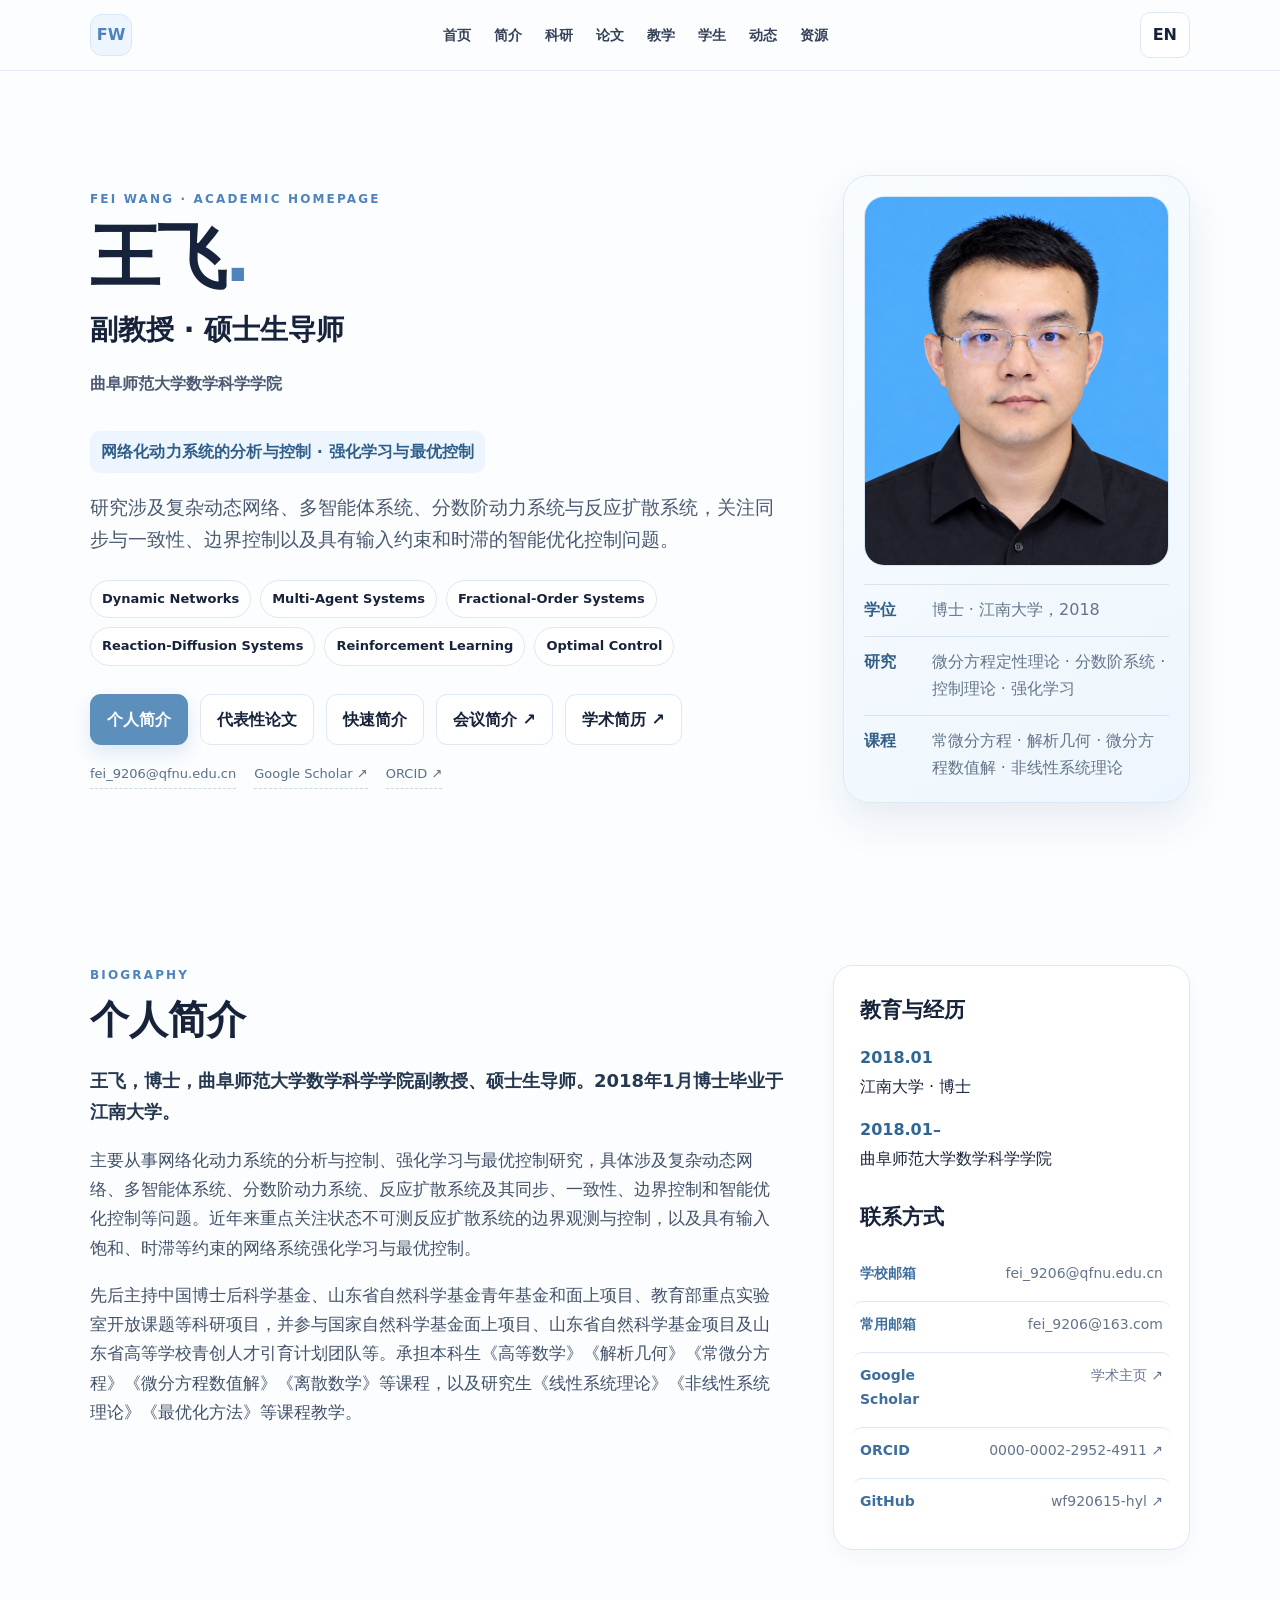
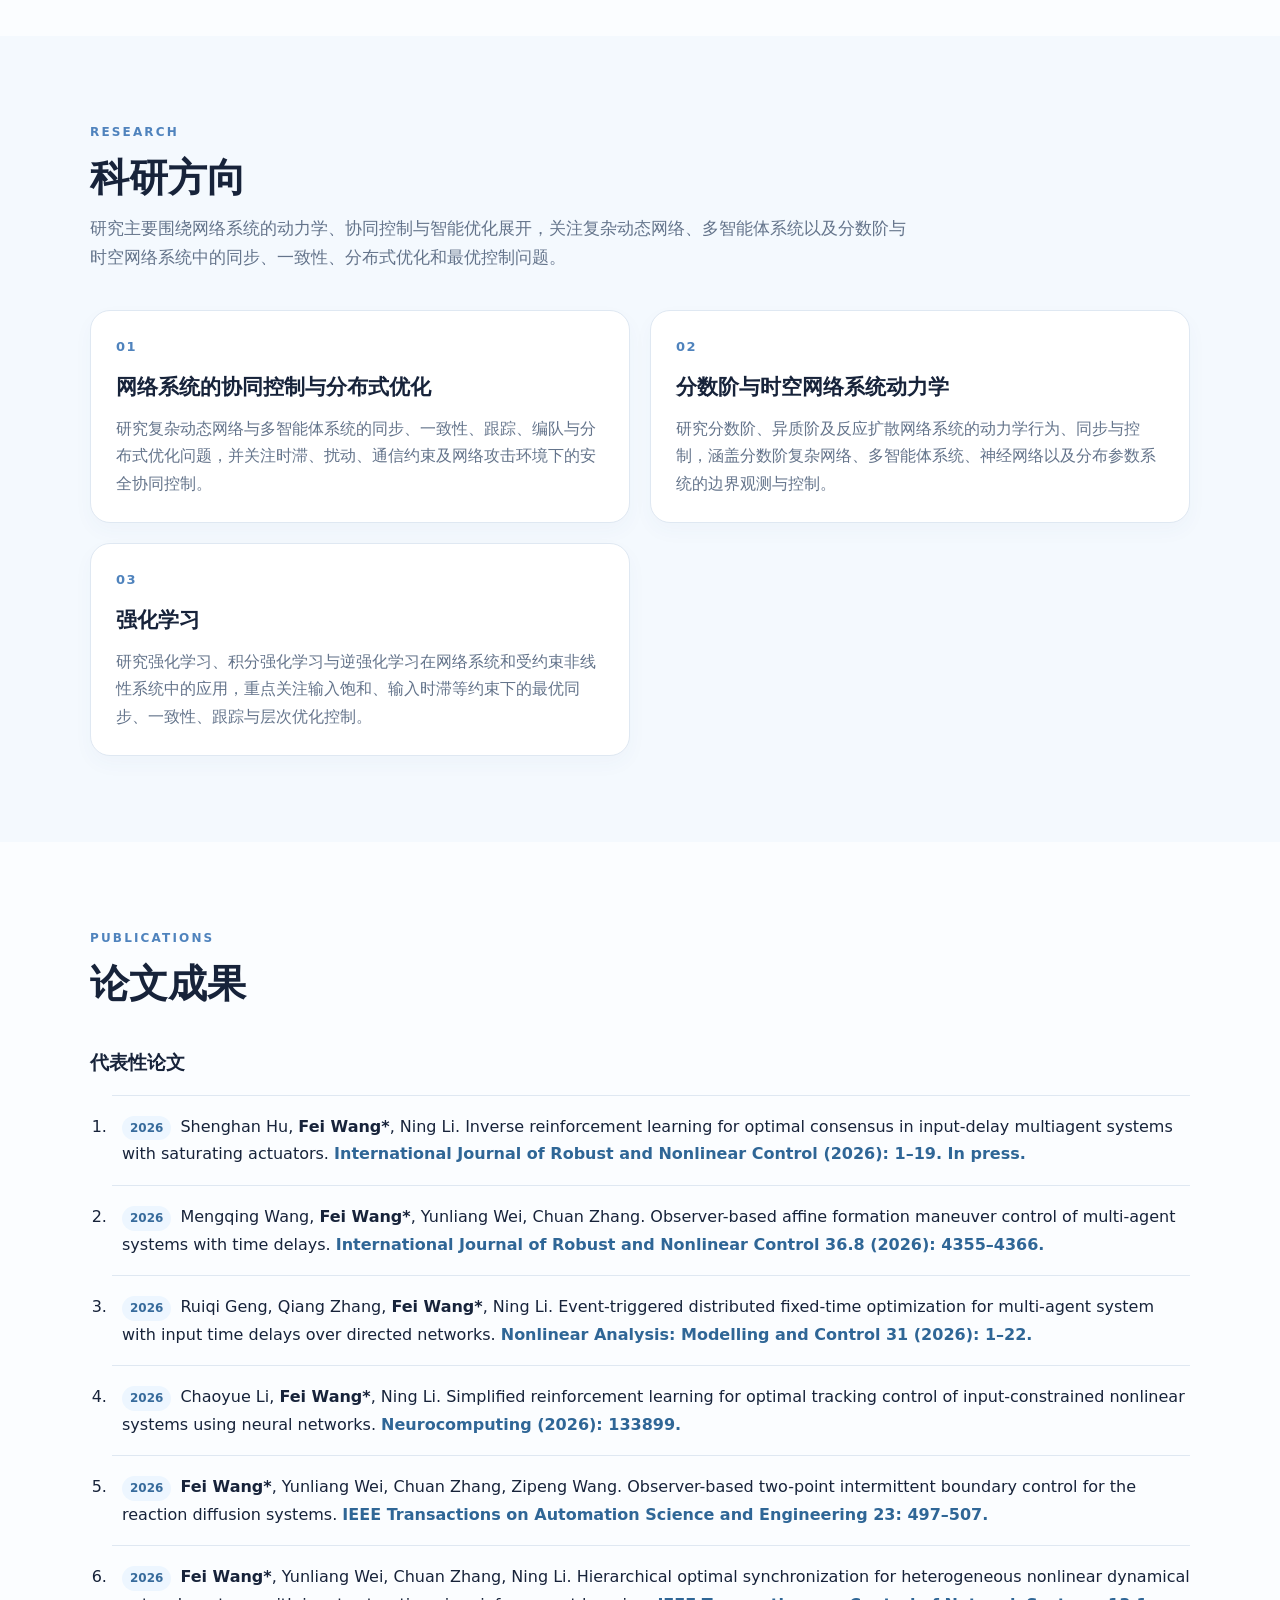
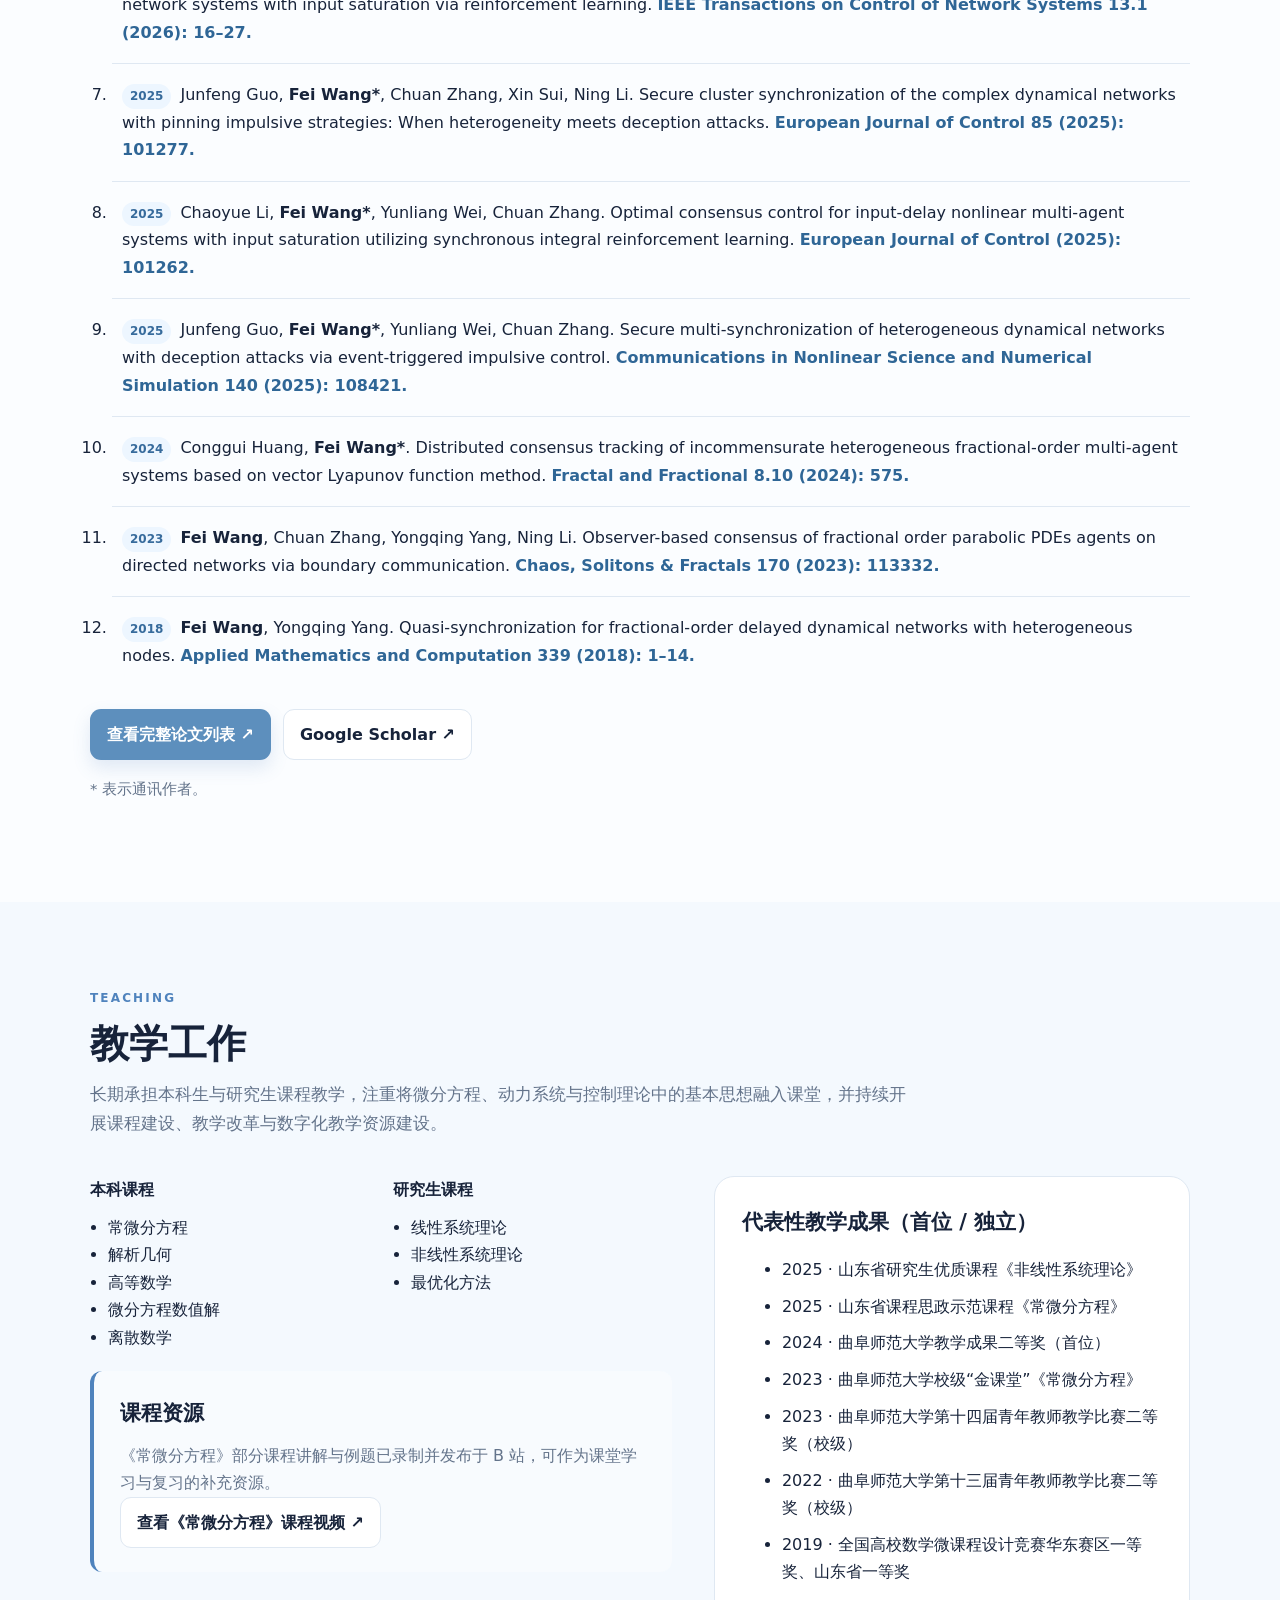
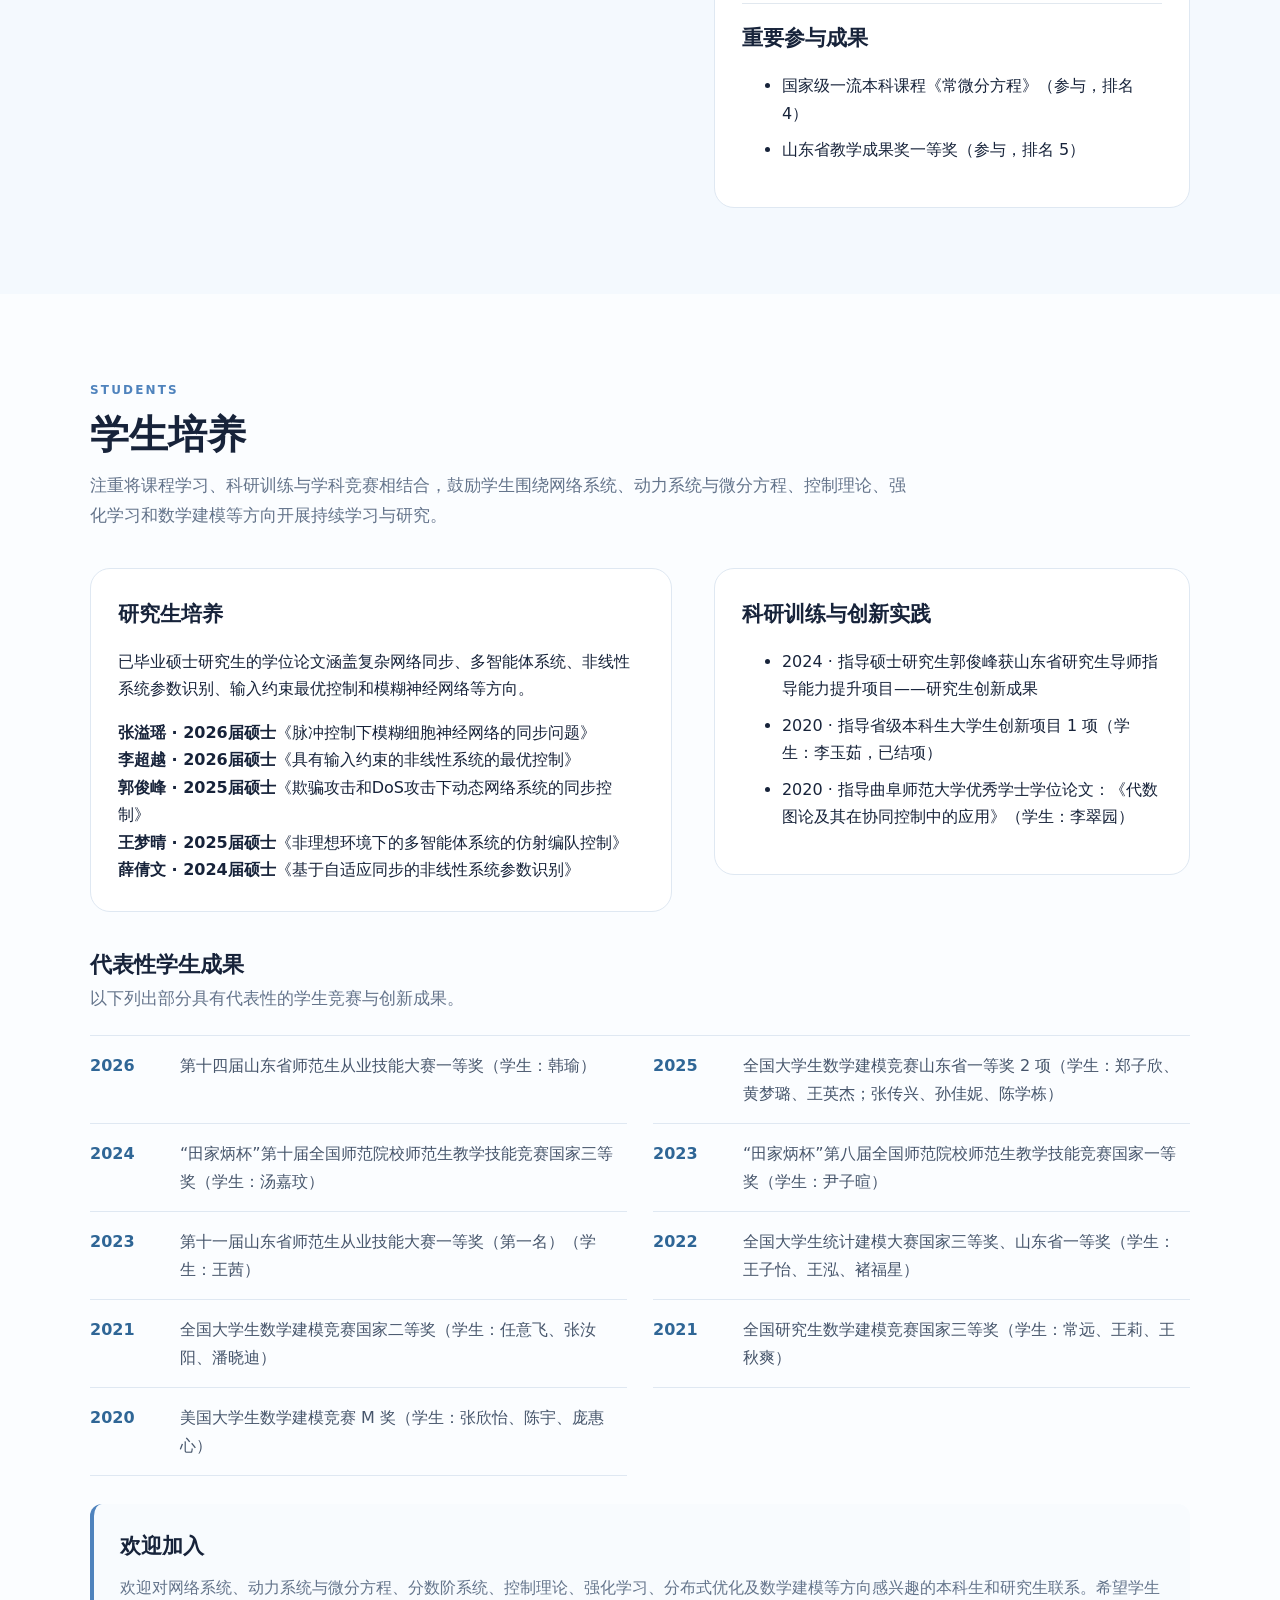
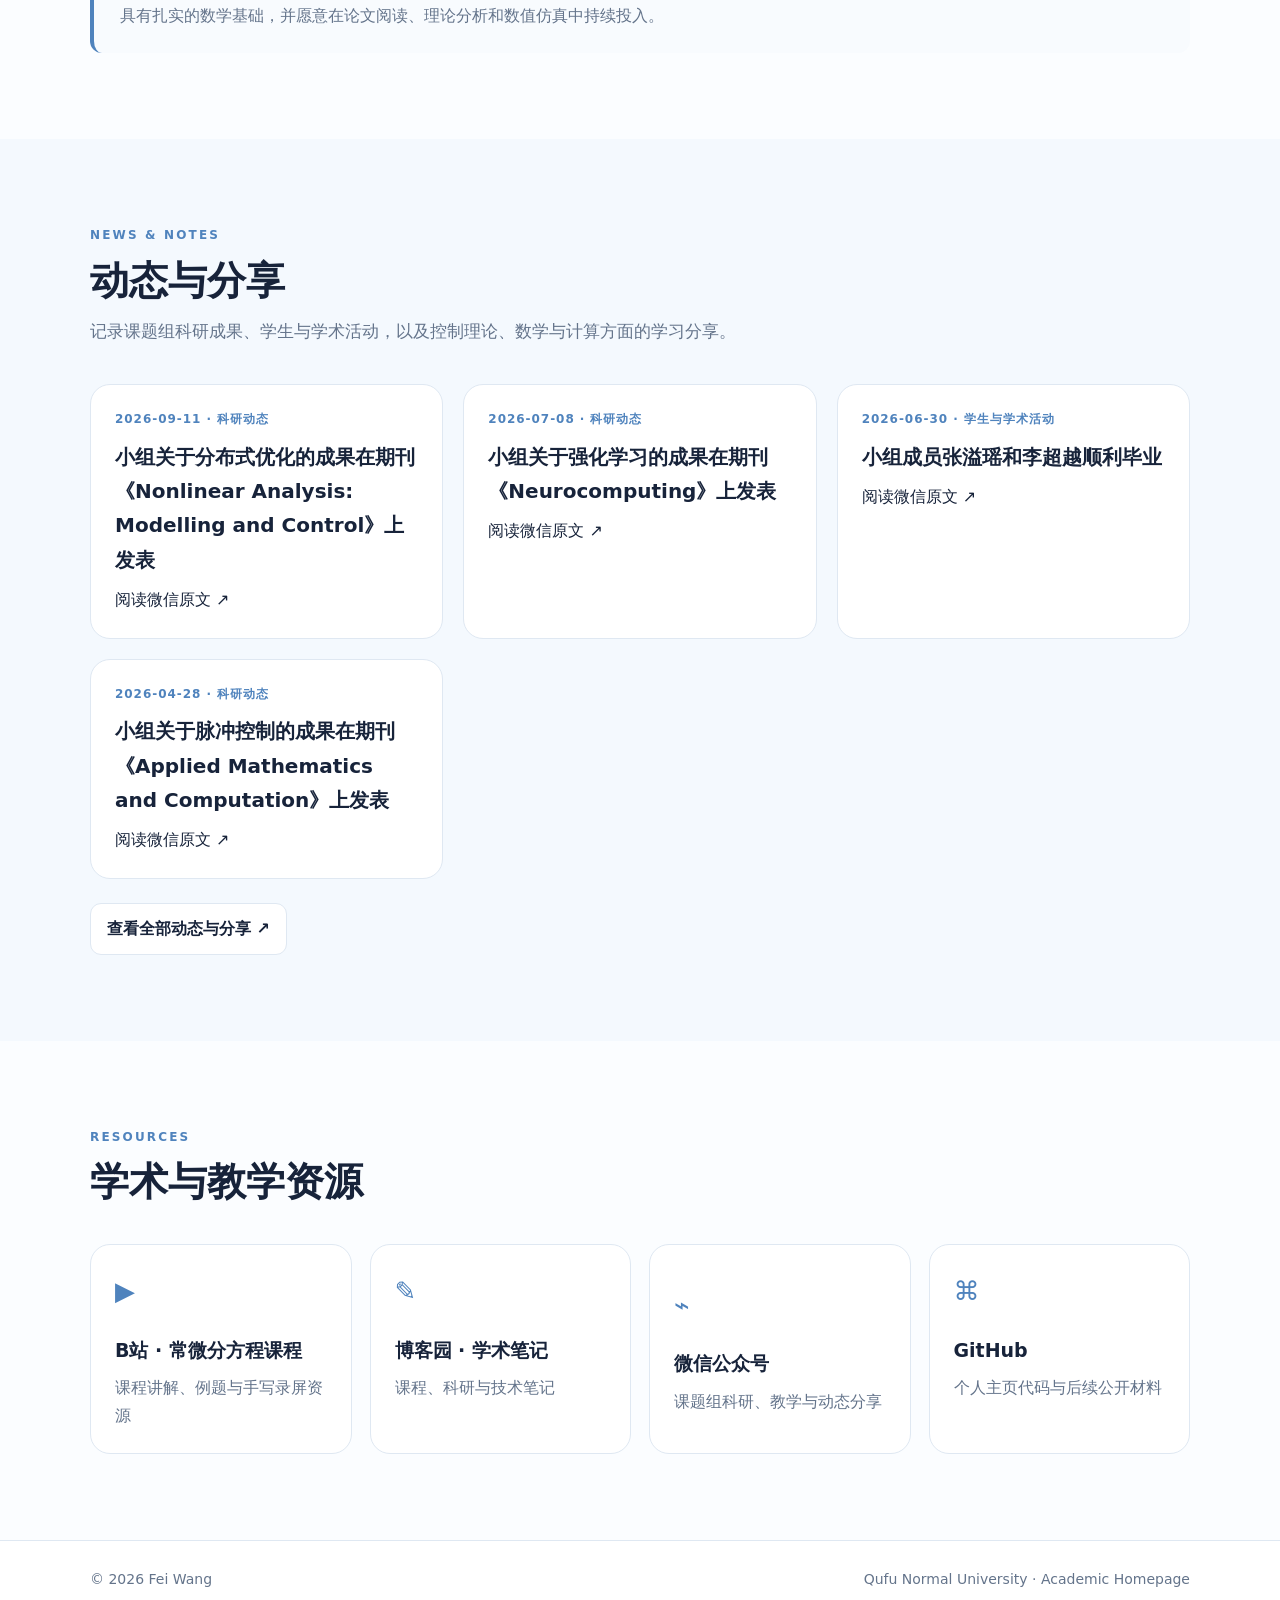
<file: index.html>
<!DOCTYPE html>
<html lang="zh-CN">
<head>
  <meta charset="UTF-8" />
  <meta name="viewport" content="width=device-width, initial-scale=1.0" />
  <meta name="description" content="王飞（Fei Wang）个人学术主页，曲阜师范大学数学科学学院副教授、硕士生导师。研究方向包括网络化动力系统、分数阶系统、多智能体系统、反应扩散系统、强化学习与最优控制。" />
  <title>王飞 | Fei Wang — Academic Homepage</title>
  <link rel="stylesheet" href="style.css" />

<style>
.pub-subhead{margin:2rem 0 .8rem}.pub-subhead h4{margin:0 0 .35rem;font-size:1.2rem}.pub-subhead p{margin:0;color:var(--muted,#607080)}
.full-head{margin-top:3rem}.pub-details{margin:1rem 0;border:1px solid rgba(50,90,140,.16);border-radius:14px;background:#fff;overflow:hidden}
.pub-details summary{cursor:pointer;padding:1rem 1.15rem;font-weight:700;display:flex;align-items:center;gap:.55rem;background:rgba(230,241,252,.55)}
.pub-details summary small{font-weight:600;color:#6a7b8d}.pub-details .pub-list{padding:1rem 1.4rem 1.2rem 2.8rem;margin:0}
.pub-note{margin-top:1rem;color:var(--muted,#607080);font-size:.92rem}.selected-pubs{margin-bottom:1.25rem}

</style>
</head>
<body>
<header class="site-header">
  <div class="container nav-wrap">
    <a class="brand" href="#home">FW</a>
    <nav class="nav" id="nav">
      <a href="#home" data-zh="首页" data-en="Home">首页</a>
      <a href="#about" data-zh="简介" data-en="About">简介</a>
      <a href="#research" data-zh="科研" data-en="Research">科研</a>
      <a href="#publications" data-zh="论文" data-en="Publications">论文</a>
      <a href="#teaching" data-zh="教学" data-en="Teaching">教学</a>
      <a href="#students" data-zh="学生" data-en="Students">学生</a>
      <a href="#notes" data-zh="动态" data-en="News & Notes">动态</a>
      <a href="#resources" data-zh="资源" data-en="Resources">资源</a>
    </nav>
    <div class="nav-actions">
      <button id="langBtn" class="lang-btn" aria-label="Switch language">EN</button>
      <button id="menuBtn" class="menu-btn" aria-label="Open menu">☰</button>
    </div>
  </div>
</header>

<main>
<section id="home" class="hero section">
  <div class="container hero-grid">
    <div class="hero-copy">
      <div class="eyebrow">Fei Wang · Academic Homepage</div>
      <h1><span data-zh="王飞" data-en="Fei Wang">王飞</span><span class="dot">.</span></h1>
      <h2 data-zh="副教授 · 硕士生导师" data-en="Associate Professor · Master Supervisor">副教授 · 硕士生导师</h2>
      <p class="affiliation" data-zh="曲阜师范大学数学科学学院" data-en="School of Mathematical Sciences, Qufu Normal University">曲阜师范大学数学科学学院</p>
      <p class="research-focus" data-zh="网络化动力系统的分析与控制 · 强化学习与最优控制" data-en="Analysis & Control of Networked Dynamical Systems · Reinforcement Learning & Optimal Control">网络化动力系统的分析与控制 · 强化学习与最优控制</p>
      <p class="lead" data-zh="研究涉及复杂动态网络、多智能体系统、分数阶动力系统与反应扩散系统，关注同步与一致性、边界控制以及具有输入约束和时滞的智能优化控制问题。" data-en="Research interests include complex dynamical networks, multi-agent systems, fractional-order systems and reaction-diffusion systems, with emphasis on synchronization and consensus, boundary control, and intelligent optimal control under input constraints and delays.">研究涉及复杂动态网络、多智能体系统、分数阶动力系统与反应扩散系统，关注同步与一致性、边界控制以及具有输入约束和时滞的智能优化控制问题。</p>
      <div class="tag-list"><span>Dynamic Networks</span><span>Multi-Agent Systems</span><span>Fractional-Order Systems</span><span>Reaction-Diffusion Systems</span><span>Reinforcement Learning</span><span>Optimal Control</span></div>
      <div class="hero-actions">
        <a class="btn primary" href="#about" data-zh="个人简介" data-en="Biography">个人简介</a>
        <a class="btn ghost" href="#publications" data-zh="代表性论文" data-en="Selected Publications">代表性论文</a>
        <button class="btn ghost" id="bioBtn" data-zh="快速简介" data-en="Quick Bio">快速简介</button>
        <a class="btn ghost" href="quick-bio.html" target="_blank" rel="noopener" data-zh="会议简介 ↗" data-en="Conference Bio ↗">会议简介 ↗</a>
        <a class="btn ghost" href="cv.html" target="_blank" rel="noopener" data-zh="学术简历 ↗" data-en="Academic CV ↗">学术简历 ↗</a>
      </div>
      <div class="hero-links" aria-label="Academic profiles">
        <a href="mailto:fei_9206@qfnu.edu.cn">fei_9206@qfnu.edu.cn</a>
        <a href="https://scholar.google.com/citations?user=Hgl_O2YAAAAJ&hl=zh-CN" target="_blank" rel="noopener">Google Scholar ↗</a>
        <a href="https://orcid.org/0000-0002-2952-4911" target="_blank" rel="noopener">ORCID ↗</a>
      </div>
    </div>
    <aside class="profile-card">
      <div class="portrait-wrap"><img class="portrait" src="portrait.png" alt="王飞 / Fei Wang" /></div>
      <div class="quick-info">
        <div><strong data-zh="学位" data-en="Degree">学位</strong><span data-zh="博士 · 江南大学，2018" data-en="Ph.D. · Jiangnan University, 2018">博士 · 江南大学，2018</span></div>
        <div><strong data-zh="研究" data-en="Research">研究</strong><span data-zh="微分方程定性理论 · 分数阶系统 · 控制理论 · 强化学习" data-en="Qualitative Theory of Differential Equations · Fractional-Order Systems · Control Theory · Reinforcement Learning">微分方程定性理论 · 分数阶系统 · 控制理论 · 强化学习</span></div>
        <div><strong data-zh="课程" data-en="Courses">课程</strong><span data-zh="常微分方程 · 解析几何 · 微分方程数值解 · 非线性系统理论" data-en="Ordinary Differential Equations · Analytic Geometry · Numerical Methods for Differential Equations · Nonlinear Systems Theory">常微分方程 · 解析几何 · 微分方程数值解 · 非线性系统理论</span></div>
      </div>
    </aside>
  </div>
</section>

<section id="about" class="section about-section">
  <div class="container about-grid">
    <div>
      <div class="section-head compact"><div class="eyebrow">Biography</div><h3 data-zh="个人简介" data-en="About Me">个人简介</h3></div>
      <div class="bio-copy">
        <p class="bio-intro" data-zh="王飞，博士，曲阜师范大学数学科学学院副教授、硕士生导师。2018年1月博士毕业于江南大学。" data-en="Fei Wang received his Ph.D. degree from Jiangnan University, China, in January 2018. He is currently an Associate Professor and Master Supervisor with the School of Mathematical Sciences, Qufu Normal University, China.">王飞，博士，曲阜师范大学数学科学学院副教授、硕士生导师。2018年1月博士毕业于江南大学。</p>
        <p data-zh="主要从事网络化动力系统的分析与控制、强化学习与最优控制研究，具体涉及复杂动态网络、多智能体系统、分数阶动力系统、反应扩散系统及其同步、一致性、边界控制和智能优化控制等问题。近年来重点关注状态不可测反应扩散系统的边界观测与控制，以及具有输入饱和、时滞等约束的网络系统强化学习与最优控制。" data-en="His research interests include analysis and control of networked dynamical systems, reinforcement learning, and optimal control, with particular emphasis on complex dynamical networks, multi-agent systems, fractional-order dynamical systems, and reaction-diffusion systems. Recent work focuses on observer-based and boundary control of reaction-diffusion systems with unavailable states, and reinforcement-learning-based optimal control of networked systems subject to input saturation and time delays.">主要从事网络化动力系统的分析与控制、强化学习与最优控制研究，具体涉及复杂动态网络、多智能体系统、分数阶动力系统、反应扩散系统及其同步、一致性、边界控制和智能优化控制等问题。近年来重点关注状态不可测反应扩散系统的边界观测与控制，以及具有输入饱和、时滞等约束的网络系统强化学习与最优控制。</p>
        <p data-zh="先后主持中国博士后科学基金、山东省自然科学基金青年基金和面上项目、教育部重点实验室开放课题等科研项目，并参与国家自然科学基金面上项目、山东省自然科学基金项目及山东省高等学校青创人才引育计划团队等。承担本科生《高等数学》《解析几何》《常微分方程》《微分方程数值解》《离散数学》等课程，以及研究生《线性系统理论》《非线性系统理论》《最优化方法》等课程教学。" data-en="He has led projects supported by the China Postdoctoral Science Foundation, the Natural Science Foundation of Shandong Province, and a Ministry of Education key laboratory, and has also participated in projects supported by the National Natural Science Foundation of China, the Natural Science Foundation of Shandong Province, and the Shandong Provincial Higher Education Young Innovative Talent Program. He has taught undergraduate courses including Advanced Mathematics, Analytic Geometry, Ordinary Differential Equations, Numerical Methods for Differential Equations, and Discrete Mathematics, as well as graduate courses including Linear Systems Theory, Nonlinear Systems Theory, and Optimization Methods.">先后主持中国博士后科学基金、山东省自然科学基金青年基金和面上项目、教育部重点实验室开放课题等科研项目，并参与国家自然科学基金面上项目、山东省自然科学基金项目及山东省高等学校青创人才引育计划团队等。承担本科生《高等数学》《解析几何》《常微分方程》《微分方程数值解》《离散数学》等课程，以及研究生《线性系统理论》《非线性系统理论》《最优化方法》等课程教学。</p>
      </div>
    </div>
    <aside class="about-side">
      <h4 data-zh="教育与经历" data-en="Education & Experience">教育与经历</h4>
      <div class="mini-timeline">
        <div><span>2018.01</span><p data-zh="江南大学 · 博士" data-en="Ph.D. · Jiangnan University">江南大学 · 博士</p></div>
        <div><span>2018.01–</span><p data-zh="曲阜师范大学数学科学学院" data-en="School of Mathematical Sciences, Qufu Normal University">曲阜师范大学数学科学学院</p></div>
      </div>
      <h4 data-zh="联系方式" data-en="Contact">联系方式</h4>
      <div class="contact-list">
        <a href="mailto:fei_9206@qfnu.edu.cn"><strong data-zh="学校邮箱" data-en="University">学校邮箱</strong><span>fei_9206@qfnu.edu.cn</span></a>
        <a href="mailto:fei_9206@163.com"><strong data-zh="常用邮箱" data-en="Email">常用邮箱</strong><span>fei_9206@163.com</span></a>
        <a href="https://scholar.google.com/citations?user=Hgl_O2YAAAAJ&hl=zh-CN" target="_blank" rel="noopener"><strong>Google Scholar</strong><span data-zh="学术主页 ↗" data-en="Profile ↗">学术主页 ↗</span></a>
        <a href="https://orcid.org/0000-0002-2952-4911" target="_blank" rel="noopener"><strong>ORCID</strong><span>0000-0002-2952-4911 ↗</span></a>
        <a href="https://github.com/wf920615-hyl" target="_blank" rel="noopener"><strong>GitHub</strong><span>wf920615-hyl ↗</span></a>
      </div>
    </aside>
  </div>
</section>

<section id="research" class="section alt">
  <div class="container">
    <div class="section-head">
      <div class="eyebrow">Research</div>
      <h3 data-zh="科研方向" data-en="Research Interests">科研方向</h3>
      <p data-zh="研究主要围绕网络系统的动力学、协同控制与智能优化展开，关注复杂动态网络、多智能体系统以及分数阶与时空网络系统中的同步、一致性、分布式优化和最优控制问题。" data-en="My research focuses on the dynamics, cooperative control and intelligent optimization of networked systems, including complex dynamical networks, multi-agent systems, and fractional-order and spatiotemporal networked systems, with emphasis on synchronization, consensus, distributed optimization and optimal control.">研究主要围绕网络系统的动力学、协同控制与智能优化展开，关注复杂动态网络、多智能体系统以及分数阶与时空网络系统中的同步、一致性、分布式优化和最优控制问题。</p>
    </div>

    <div class="cards research-cards">
      <article class="card">
        <div class="num">01</div>
        <h4 data-zh="网络系统的协同控制与分布式优化" data-en="Cooperative Control & Distributed Optimization of Networked Systems">网络系统的协同控制与分布式优化</h4>
        <p data-zh="研究复杂动态网络与多智能体系统的同步、一致性、跟踪、编队与分布式优化问题，并关注时滞、扰动、通信约束及网络攻击环境下的安全协同控制。" data-en="Synchronization, consensus, tracking, formation and distributed optimization of complex dynamical networks and multi-agent systems, with attention to delays, disturbances, communication constraints and secure cooperation under cyber attacks.">研究复杂动态网络与多智能体系统的同步、一致性、跟踪、编队与分布式优化问题，并关注时滞、扰动、通信约束及网络攻击环境下的安全协同控制。</p>
      </article>

      <article class="card">
        <div class="num">02</div>
        <h4 data-zh="分数阶与时空网络系统动力学" data-en="Fractional-Order & Spatiotemporal Network Dynamics">分数阶与时空网络系统动力学</h4>
        <p data-zh="研究分数阶、异质阶及反应扩散网络系统的动力学行为、同步与控制，涵盖分数阶复杂网络、多智能体系统、神经网络以及分布参数系统的边界观测与控制。" data-en="Dynamics, synchronization and control of fractional-order, heterogeneous-order and reaction-diffusion networked systems, including complex networks, multi-agent systems, neural networks, and boundary observation and control of distributed-parameter systems.">研究分数阶、异质阶及反应扩散网络系统的动力学行为、同步与控制，涵盖分数阶复杂网络、多智能体系统、神经网络以及分布参数系统的边界观测与控制。</p>
      </article>

      <article class="card">
        <div class="num">03</div>
        <h4 data-zh="强化学习" data-en="Reinforcement Learning">强化学习</h4>
        <p data-zh="研究强化学习、积分强化学习与逆强化学习在网络系统和受约束非线性系统中的应用，重点关注输入饱和、输入时滞等约束下的最优同步、一致性、跟踪与层次优化控制。" data-en="Reinforcement learning, integral reinforcement learning and inverse reinforcement learning for networked and constrained nonlinear systems, with emphasis on optimal synchronization, consensus, tracking and hierarchical optimization under input saturation and delays.">研究强化学习、积分强化学习与逆强化学习在网络系统和受约束非线性系统中的应用，重点关注输入饱和、输入时滞等约束下的最优同步、一致性、跟踪与层次优化控制。</p>
      </article>
    </div>
  </div>
</section>

<section id="publications" class="section">
  <div class="container">
    <div class="section-head">
      <div class="eyebrow">Publications</div>
      <h3 data-zh="论文成果" data-en="Publications">论文成果</h3>
    </div>

<div class="pub-subhead">
      <h4 data-zh="代表性论文" data-en="Selected Publications">代表性论文</h4>
    </div>
    <ol class="pub-list selected-pubs">
<li data-cat="rl mas"><span class="pub-year">2026</span>Shenghan Hu, <strong>Fei Wang*</strong>, Ning Li. <em>Inverse reinforcement learning for optimal consensus in input-delay multiagent systems with saturating actuators.</em> <span>International Journal of Robust and Nonlinear Control (2026): 1–19. In press.</span></li>
<li data-cat="mas"><span class="pub-year">2026</span>Mengqing Wang, <strong>Fei Wang*</strong>, Yunliang Wei, Chuan Zhang. <em>Observer-based affine formation maneuver control of multi-agent systems with time delays.</em> <span>International Journal of Robust and Nonlinear Control 36.8 (2026): 4355–4366.</span></li>
<li data-cat="mas"><span class="pub-year">2026</span>Ruiqi Geng, Qiang Zhang, <strong>Fei Wang*</strong>, Ning Li. <em>Event-triggered distributed fixed-time optimization for multi-agent system with input time delays over directed networks.</em> <span>Nonlinear Analysis: Modelling and Control 31 (2026): 1–22.</span></li>
<li data-cat="rl"><span class="pub-year">2026</span>Chaoyue Li, <strong>Fei Wang*</strong>, Ning Li. <em>Simplified reinforcement learning for optimal tracking control of input-constrained nonlinear systems using neural networks.</em> <span>Neurocomputing (2026): 133899.</span></li>
<li data-cat="rd"><span class="pub-year">2026</span><strong>Fei Wang*</strong>, Yunliang Wei, Chuan Zhang, Zipeng Wang. <em>Observer-based two-point intermittent boundary control for the reaction diffusion systems.</em> <span>IEEE Transactions on Automation Science and Engineering 23: 497–507.</span></li>
<li data-cat="rl network"><span class="pub-year">2026</span><strong>Fei Wang*</strong>, Yunliang Wei, Chuan Zhang, Ning Li. <em>Hierarchical optimal synchronization for heterogeneous nonlinear dynamical network systems with input saturation via reinforcement learning.</em> <span>IEEE Transactions on Control of Network Systems 13.1 (2026): 16–27.</span></li>
<li data-cat="network"><span class="pub-year">2025</span>Junfeng Guo, <strong>Fei Wang*</strong>, Chuan Zhang, Xin Sui, Ning Li. <em>Secure cluster synchronization of the complex dynamical networks with pinning impulsive strategies: When heterogeneity meets deception attacks.</em> <span>European Journal of Control 85 (2025): 101277.</span></li>
<li data-cat="rl mas"><span class="pub-year">2025</span>Chaoyue Li, <strong>Fei Wang*</strong>, Yunliang Wei, Chuan Zhang. <em>Optimal consensus control for input-delay nonlinear multi-agent systems with input saturation utilizing synchronous integral reinforcement learning.</em> <span>European Journal of Control (2025): 101262.</span></li>
<li data-cat="network"><span class="pub-year">2025</span>Junfeng Guo, <strong>Fei Wang*</strong>, Yunliang Wei, Chuan Zhang. <em>Secure multi-synchronization of heterogeneous dynamical networks with deception attacks via event-triggered impulsive control.</em> <span>Communications in Nonlinear Science and Numerical Simulation 140 (2025): 108421.</span></li>
<li data-cat="fractional mas"><span class="pub-year">2024</span>Conggui Huang, <strong>Fei Wang*</strong>. <em>Distributed consensus tracking of incommensurate heterogeneous fractional-order multi-agent systems based on vector Lyapunov function method.</em> <span>Fractal and Fractional 8.10 (2024): 575.</span></li>
<li data-cat="fractional mas rd"><span class="pub-year">2023</span><strong>Fei Wang</strong>, Chuan Zhang, Yongqing Yang, Ning Li. <em>Observer-based consensus of fractional order parabolic PDEs agents on directed networks via boundary communication.</em> <span>Chaos, Solitons & Fractals 170 (2023): 113332.</span></li>
<li data-cat="fractional network"><span class="pub-year">2018</span><strong>Fei Wang</strong>, Yongqing Yang. <em>Quasi-synchronization for fractional-order delayed dynamical networks with heterogeneous nodes.</em> <span>Applied Mathematics and Computation 339 (2018): 1–14.</span></li>
    </ol>

    <div class="hero-actions" style="margin-top:1.4rem">
      <a class="btn primary" href="publications.html" target="_blank" rel="noopener" data-zh="查看完整论文列表 ↗" data-en="Full Publication List ↗">查看完整论文列表 ↗</a>
      <a class="btn ghost" href="https://scholar.google.com/citations?user=Hgl_O2YAAAAJ&hl=zh-CN" target="_blank" rel="noopener">Google Scholar ↗</a>
    </div>
    <p class="pub-note"><span data-zh="* 表示通讯作者。" data-en="* denotes corresponding author.">* 表示通讯作者。</span></p>
  </div>
</section>

<section id="teaching" class="section alt">
  <div class="container">
    <div class="section-head">
      <div class="eyebrow">Teaching</div>
      <h3 data-zh="教学工作" data-en="Teaching">教学工作</h3>
      <p data-zh="长期承担本科生与研究生课程教学，注重将微分方程、动力系统与控制理论中的基本思想融入课堂，并持续开展课程建设、教学改革与数字化教学资源建设。" data-en="I teach both undergraduate and graduate courses, with emphasis on connecting fundamental ideas from differential equations, dynamical systems and control theory with classroom teaching, curriculum development and digital learning resources.">长期承担本科生与研究生课程教学，注重将微分方程、动力系统与控制理论中的基本思想融入课堂，并持续开展课程建设、教学改革与数字化教学资源建设。</p>
    </div>

    <div class="teaching-grid">
      <div>
        <div class="course-columns">
          <div>
            <h4 data-zh="本科课程" data-en="Undergraduate Courses">本科课程</h4>
            <ul>
              <li data-zh="常微分方程" data-en="Ordinary Differential Equations">常微分方程</li>
              <li data-zh="解析几何" data-en="Analytic Geometry">解析几何</li>
              <li data-zh="高等数学" data-en="Advanced Mathematics">高等数学</li>
              <li data-zh="微分方程数值解" data-en="Numerical Methods for Differential Equations">微分方程数值解</li>
              <li data-zh="离散数学" data-en="Discrete Mathematics">离散数学</li>
            </ul>
          </div>
          <div>
            <h4 data-zh="研究生课程" data-en="Graduate Courses">研究生课程</h4>
            <ul>
              <li data-zh="线性系统理论" data-en="Linear Systems Theory">线性系统理论</li>
              <li data-zh="非线性系统理论" data-en="Nonlinear Systems Theory">非线性系统理论</li>
              <li data-zh="最优化方法" data-en="Optimization Methods">最优化方法</li>
            </ul>
          </div>
        </div>

        <div class="prospective" style="margin-top:1.25rem">
          <h4 data-zh="课程资源" data-en="Course Resources">课程资源</h4>
          <p data-zh="《常微分方程》部分课程讲解与例题已录制并发布于 B 站，可作为课堂学习与复习的补充资源。" data-en="Selected lectures and worked examples for Ordinary Differential Equations are available on Bilibili as supplementary learning and review materials.">《常微分方程》部分课程讲解与例题已录制并发布于 B 站，可作为课堂学习与复习的补充资源。</p>
          <a class="btn ghost" href="https://space.bilibili.com/259471343" target="_blank" rel="noopener" data-zh="查看《常微分方程》课程视频 ↗" data-en="ODE Course Videos ↗">查看《常微分方程》课程视频 ↗</a>
        </div>
      </div>

      <div class="highlight-panel">
        <h4 data-zh="代表性教学成果（首位 / 独立）" data-en="Selected Teaching Achievements (Lead / Individual)">代表性教学成果（首位 / 独立）</h4>
        <ul>
          <li>2025 · <span data-zh="山东省研究生优质课程《非线性系统理论》" data-en="Shandong Provincial High-Quality Graduate Course: Nonlinear Systems Theory">山东省研究生优质课程《非线性系统理论》</span></li>
          <li>2025 · <span data-zh="山东省课程思政示范课程《常微分方程》" data-en="Shandong Provincial Curriculum Ideological and Political Education Demonstration Course: Ordinary Differential Equations">山东省课程思政示范课程《常微分方程》</span></li>
          <li>2024 · <span data-zh="曲阜师范大学教学成果二等奖（首位）" data-en="Second Prize, Teaching Achievement Award, QFNU (lead contributor)">曲阜师范大学教学成果二等奖（首位）</span></li>
          <li>2023 · <span data-zh="曲阜师范大学校级“金课堂”《常微分方程》" data-en="QFNU Gold Classroom: Ordinary Differential Equations">曲阜师范大学校级“金课堂”《常微分方程》</span></li>
          <li>2023 · <span data-zh="曲阜师范大学第十四届青年教师教学比赛二等奖（校级）" data-en="Second Prize, 14th Young Faculty Teaching Competition, QFNU">曲阜师范大学第十四届青年教师教学比赛二等奖（校级）</span></li>
          <li>2022 · <span data-zh="曲阜师范大学第十三届青年教师教学比赛二等奖（校级）" data-en="Second Prize, 13th Young Faculty Teaching Competition, QFNU">曲阜师范大学第十三届青年教师教学比赛二等奖（校级）</span></li>
          <li>2019 · <span data-zh="全国高校数学微课程设计竞赛华东赛区一等奖、山东省一等奖" data-en="First Prize, East China Division and Shandong Province, National Mathematics Micro-course Design Competition">全国高校数学微课程设计竞赛华东赛区一等奖、山东省一等奖</span></li>
        </ul>

        <div style="margin-top:1.1rem;padding-top:1rem;border-top:1px solid rgba(120,150,180,.22)">
          <h4 style="margin-bottom:.6rem" data-zh="重要参与成果" data-en="Major Collaborative Teaching Achievements">重要参与成果</h4>
          <ul>
            <li><span data-zh="国家级一流本科课程《常微分方程》（参与，排名 4）" data-en="National First-Class Undergraduate Course: Ordinary Differential Equations (contributor, 4th-listed)">国家级一流本科课程《常微分方程》（参与，排名 4）</span></li>
            <li><span data-zh="山东省教学成果奖一等奖（参与，排名 5）" data-en="First Prize, Shandong Provincial Teaching Achievement Award (contributor, 5th-listed)">山东省教学成果奖一等奖（参与，排名 5）</span></li>
          </ul>
        </div>
      </div>
    </div>
  </div>
</section>

<section id="students" class="section">
  <div class="container">
    <div class="section-head">
      <div class="eyebrow">Students</div>
      <h3 data-zh="学生培养" data-en="Student Mentoring">学生培养</h3>
      <p data-zh="注重将课程学习、科研训练与学科竞赛相结合，鼓励学生围绕网络系统、动力系统与微分方程、控制理论、强化学习和数学建模等方向开展持续学习与研究。" data-en="Student mentoring integrates coursework, research training and academic competitions, with an emphasis on sustained study and research in networked systems, dynamical systems and differential equations, control theory, reinforcement learning, and mathematical modeling.">注重将课程学习、科研训练与学科竞赛相结合，鼓励学生围绕网络系统、动力系统与微分方程、控制理论、强化学习和数学建模等方向开展持续学习与研究。</p>
    </div>

    <div class="teaching-grid" style="margin-bottom:34px">
      <div class="highlight-panel">
        <h4 data-zh="研究生培养" data-en="Graduate Supervision">研究生培养</h4>
        <p data-zh="已毕业硕士研究生的学位论文涵盖复杂网络同步、多智能体系统、非线性系统参数识别、输入约束最优控制和模糊神经网络等方向。" data-en="Completed master's theses cover complex-network synchronization, multi-agent systems, nonlinear-system parameter identification, optimal control with input constraints, and fuzzy neural networks.">已毕业硕士研究生的学位论文涵盖复杂网络同步、多智能体系统、非线性系统参数识别、输入约束最优控制和模糊神经网络等方向。</p>
        <div class="alumni-list">
          <div class="alumni-item"><strong>张溢瑶 · 2026届硕士</strong><span data-zh="《脉冲控制下模糊细胞神经网络的同步问题》" data-en="Synchronization of Fuzzy Cellular Neural Networks under Impulsive Control">《脉冲控制下模糊细胞神经网络的同步问题》</span></div>
          <div class="alumni-item"><strong>李超越 · 2026届硕士</strong><span data-zh="《具有输入约束的非线性系统的最优控制》" data-en="Optimal Control of Nonlinear Systems with Input Constraints">《具有输入约束的非线性系统的最优控制》</span></div>
          <div class="alumni-item"><strong>郭俊峰 · 2025届硕士</strong><span data-zh="《欺骗攻击和DoS攻击下动态网络系统的同步控制》" data-en="Synchronization Control of Dynamical Network Systems under Deception and DoS Attacks">《欺骗攻击和DoS攻击下动态网络系统的同步控制》</span></div>
          <div class="alumni-item"><strong>王梦晴 · 2025届硕士</strong><span data-zh="《非理想环境下的多智能体系统的仿射编队控制》" data-en="Affine Formation Control of Multi-Agent Systems in Non-Ideal Environments">《非理想环境下的多智能体系统的仿射编队控制》</span></div>
          <div class="alumni-item"><strong>薛倩文 · 2024届硕士</strong><span data-zh="《基于自适应同步的非线性系统参数识别》" data-en="Parameter Identification of Nonlinear Systems Based on Adaptive Synchronization">《基于自适应同步的非线性系统参数识别》</span></div>
        </div>
      </div>

      <div class="highlight-panel">
        <h4 data-zh="科研训练与创新实践" data-en="Research Training & Innovation">科研训练与创新实践</h4>
        <ul>
          <li><span data-zh="2024 · 指导硕士研究生郭俊峰获山东省研究生导师指导能力提升项目——研究生创新成果" data-en="2024 · Supervised graduate student Junfeng Guo in a Shandong provincial graduate innovation achievement project">2024 · 指导硕士研究生郭俊峰获山东省研究生导师指导能力提升项目——研究生创新成果</span></li>
          <li><span data-zh="2020 · 指导省级本科生大学生创新项目 1 项（学生：李玉茹，已结项）" data-en="2020 · Supervised a provincial undergraduate innovation project (student: Yuru Li; completed)">2020 · 指导省级本科生大学生创新项目 1 项（学生：李玉茹，已结项）</span></li>
          <li><span data-zh="2020 · 指导曲阜师范大学优秀学士学位论文：《代数图论及其在协同控制中的应用》（学生：李翠园）" data-en="2020 · Supervised an Outstanding Bachelor's Thesis at QFNU: “Algebraic Graph Theory and Its Applications in Cooperative Control” (student: Cuiyuan Li)">2020 · 指导曲阜师范大学优秀学士学位论文：《代数图论及其在协同控制中的应用》（学生：李翠园）</span></li>
        </ul>
      </div>
    </div>

    <div class="section-head compact">
      <h4 style="font-size:22px;margin:0" data-zh="代表性学生成果" data-en="Selected Student Achievements">代表性学生成果</h4>
      <p data-zh="以下列出部分具有代表性的学生竞赛与创新成果。" data-en="Selected representative achievements from student competitions and innovation activities are listed below.">以下列出部分具有代表性的学生竞赛与创新成果。</p>
    </div>

    <div class="student-awards">
      <div class="award-item"><span>2026</span><p data-zh="第十四届山东省师范生从业技能大赛一等奖（学生：韩瑜）" data-en="First Prize, 14th Shandong Normal Student Teaching Skills Competition (student: Han Yu)">第十四届山东省师范生从业技能大赛一等奖（学生：韩瑜）</p></div>
      <div class="award-item"><span>2025</span><p data-zh="全国大学生数学建模竞赛山东省一等奖 2 项（学生：郑子欣、黄梦璐、王英杰；张传兴、孙佳妮、陈学栋）" data-en="Two Shandong First Prizes, China Undergraduate Mathematical Contest in Modeling">全国大学生数学建模竞赛山东省一等奖 2 项（学生：郑子欣、黄梦璐、王英杰；张传兴、孙佳妮、陈学栋）</p></div>
      <div class="award-item"><span>2024</span><p data-zh="“田家炳杯”第十届全国师范院校师范生教学技能竞赛国家三等奖（学生：汤嘉玟）" data-en="National Third Prize, 10th Tian Jiabing Cup Teaching Skills Competition (student: Jiawen Tang)">“田家炳杯”第十届全国师范院校师范生教学技能竞赛国家三等奖（学生：汤嘉玟）</p></div>
      <div class="award-item"><span>2023</span><p data-zh="“田家炳杯”第八届全国师范院校师范生教学技能竞赛国家一等奖（学生：尹子暄）" data-en="National First Prize, 8th Tian Jiabing Cup Teaching Skills Competition (student: Zixuan Yin)">“田家炳杯”第八届全国师范院校师范生教学技能竞赛国家一等奖（学生：尹子暄）</p></div>
      <div class="award-item"><span>2023</span><p data-zh="第十一届山东省师范生从业技能大赛一等奖（第一名）（学生：王茜）" data-en="First Prize (1st place), 11th Shandong Normal Student Teaching Skills Competition (student: Qian Wang)">第十一届山东省师范生从业技能大赛一等奖（第一名）（学生：王茜）</p></div>
      <div class="award-item"><span>2022</span><p data-zh="全国大学生统计建模大赛国家三等奖、山东省一等奖（学生：王子怡、王泓、褚福星）" data-en="National Third Prize and Shandong First Prize, National Undergraduate Statistical Modeling Competition">全国大学生统计建模大赛国家三等奖、山东省一等奖（学生：王子怡、王泓、褚福星）</p></div>
      <div class="award-item"><span>2021</span><p data-zh="全国大学生数学建模竞赛国家二等奖（学生：任意飞、张汝阳、潘晓迪）" data-en="National Second Prize, China Undergraduate Mathematical Contest in Modeling (students: Yifei Ren, Ruyang Zhang, Xiaodi Pan)">全国大学生数学建模竞赛国家二等奖（学生：任意飞、张汝阳、潘晓迪）</p></div>
      <div class="award-item"><span>2021</span><p data-zh="全国研究生数学建模竞赛国家三等奖（学生：常远、王莉、王秋爽）" data-en="National Third Prize, China Graduate Mathematical Contest in Modeling">全国研究生数学建模竞赛国家三等奖（学生：常远、王莉、王秋爽）</p></div>
      <div class="award-item"><span>2020</span><p data-zh="美国大学生数学建模竞赛 M 奖（学生：张欣怡、陈宇、庞惠心）" data-en="M Award, Mathematical Contest in Modeling (students: Xinyi Zhang, Yu Chen, Huixin Pang)">美国大学生数学建模竞赛 M 奖（学生：张欣怡、陈宇、庞惠心）</p></div>
    </div>

    <div class="prospective">
      <h4 data-zh="欢迎加入" data-en="Prospective Students">欢迎加入</h4>
      <p data-zh="欢迎对网络系统、动力系统与微分方程、分数阶系统、控制理论、强化学习、分布式优化及数学建模等方向感兴趣的本科生和研究生联系。希望学生具有扎实的数学基础，并愿意在论文阅读、理论分析和数值仿真中持续投入。" data-en="Undergraduate and graduate students interested in networked systems, dynamical systems and differential equations, fractional-order systems, control theory, reinforcement learning, distributed optimization, or mathematical modeling are welcome to contact me. A solid mathematical foundation and sustained engagement in reading, analysis and numerical simulation are highly valued.">欢迎对网络系统、动力系统与微分方程、分数阶系统、控制理论、强化学习、分布式优化及数学建模等方向感兴趣的本科生和研究生联系。希望学生具有扎实的数学基础，并愿意在论文阅读、理论分析和数值仿真中持续投入。</p>
    </div>
  </div>
</section>

<section id="notes" class="section alt">
  <div class="container">
    <div class="section-head">
      <div class="eyebrow">News & Notes</div>
      <h3 data-zh="动态与分享" data-en="News & Notes">动态与分享</h3>
      <p data-zh="记录课题组科研成果、学生与学术活动，以及控制理论、数学与计算方面的学习分享。" data-en="Research updates, student and academic activities, and learning notes on control theory, mathematics and computation.">记录课题组科研成果、学生与学术活动，以及控制理论、数学与计算方面的学习分享。</p>
    </div>
    <div class="notes-grid" id="homeNotes"></div>
    <div style="margin-top:24px">
      <a class="btn ghost" href="notes.html" target="_blank" rel="noopener" data-zh="查看全部动态与分享 ↗" data-en="View All News & Notes ↗">查看全部动态与分享 ↗</a>
    </div>
  </div>
</section>

<section id="resources" class="section">
  <div class="container">
    <div class="section-head"><div class="eyebrow">Resources</div><h3 data-zh="学术与教学资源" data-en="Academic & Teaching Resources">学术与教学资源</h3></div>
    <div class="resource-grid">
      <a class="resource-card" href="https://space.bilibili.com/259471343" target="_blank" rel="noopener"><div class="resource-icon">▶</div><h4 data-zh="B站 · 常微分方程课程" data-en="Bilibili · ODE Course">B站 · 常微分方程课程</h4><p data-zh="课程讲解、例题与手写录屏资源" data-en="Lecture videos, examples and handwritten recordings">课程讲解、例题与手写录屏资源</p></a>
      <a class="resource-card" href="https://www.cnblogs.com/wf920615/" target="_blank" rel="noopener"><div class="resource-icon">✎</div><h4 data-zh="博客园 · 学术笔记" data-en="Cnblogs · Academic Notes">博客园 · 学术笔记</h4><p data-zh="课程、科研与技术笔记" data-en="Teaching, research and technical notes">课程、科研与技术笔记</p></a>
      <button class="resource-card button-card" id="qrBtn"><div class="resource-icon">⌁</div><h4 data-zh="微信公众号" data-en="WeChat Official Account">微信公众号</h4><p data-zh="课题组科研、教学与动态分享" data-en="Research, teaching and group updates">课题组科研、教学与动态分享</p></button>
      <a class="resource-card" href="https://github.com/wf920615-hyl" target="_blank" rel="noopener"><div class="resource-icon">⌘</div><h4>GitHub</h4><p data-zh="个人主页代码与后续公开材料" data-en="Homepage source and future public materials">个人主页代码与后续公开材料</p></a>
    </div>
  </div>
</section>
</main>

<footer class="footer"><div class="container footer-row"><span>© <span id="year"></span> Fei Wang</span><span>Qufu Normal University · Academic Homepage</span></div></footer>

<div class="modal" id="qrModal" aria-hidden="true"><div class="modal-backdrop" data-close="1"></div><div class="modal-card"><button class="modal-close" id="modalClose">×</button><h4 data-zh="微信公众号" data-en="WeChat Official Account">微信公众号</h4><img src="wechat_qr.png" alt="课题组微信公众号二维码" /><p data-zh="扫码关注课题组动态与分享" data-en="Scan to follow group updates and posts">扫码关注课题组动态与分享</p></div></div>

<div class="modal" id="bioModal" aria-hidden="true"><div class="modal-backdrop" data-bio-close="1"></div><div class="modal-card bio-modal-card"><button class="modal-close" id="bioClose">×</button><h4 data-zh="快速简介" data-en="Quick Bio">快速简介</h4><p id="quickBioText" data-zh="王飞，博士，曲阜师范大学数学科学学院副教授、硕士生导师。主要围绕网络系统动力学与控制开展研究，研究内容涉及复杂网络同步、多智能体一致性与编队、分布式优化、分数阶与反应扩散系统，以及强化学习与最优控制。" data-en="Fei Wang is an Associate Professor and Master Supervisor at the School of Mathematical Sciences, Qufu Normal University. His research focuses on dynamics and control of networked systems, including complex-network synchronization, consensus and formation of multi-agent systems, distributed optimization, fractional-order and reaction-diffusion systems, and reinforcement learning and optimal control.">王飞，博士，曲阜师范大学数学科学学院副教授、硕士生导师。主要围绕网络系统动力学与控制开展研究，研究内容涉及复杂网络同步、多智能体一致性与编队、分布式优化、分数阶与反应扩散系统，以及强化学习与最优控制。</p><div class="hero-actions" style="margin-top:1rem"><button class="btn primary copy-btn" id="copyBioBtn" data-zh="复制简介" data-en="Copy Bio">复制简介</button><a class="btn ghost" href="quick-bio.html" target="_blank" rel="noopener" data-zh="会议简介页 ↗" data-en="Conference Bio ↗">会议简介页 ↗</a></div></div></div>

<script src="script.js"></script>

<script src="notes-data.js"></script>
<script>
(function(){
  const root = document.getElementById('homeNotes');
  if(!root || !Array.isArray(window.NOTES_DATA)) return;
  const items = [...window.NOTES_DATA].sort((a,b)=>b.date.localeCompare(a.date)).slice(0,4);
  root.innerHTML = items.map(p => `
    <article class="note-card">
      <div class="note-meta">${p.date} · <span class="note-cat" data-zh="${p.category_zh}" data-en="${p.category_en}">${p.category_zh}</span></div>
      <h4>${p.title}</h4>
      <a href="${p.url}" target="_blank" rel="noopener" data-zh="阅读微信原文 ↗" data-en="Read on WeChat ↗">阅读微信原文 ↗</a>
    </article>`).join('');
})();
</script>

</body>
</html>
</file>
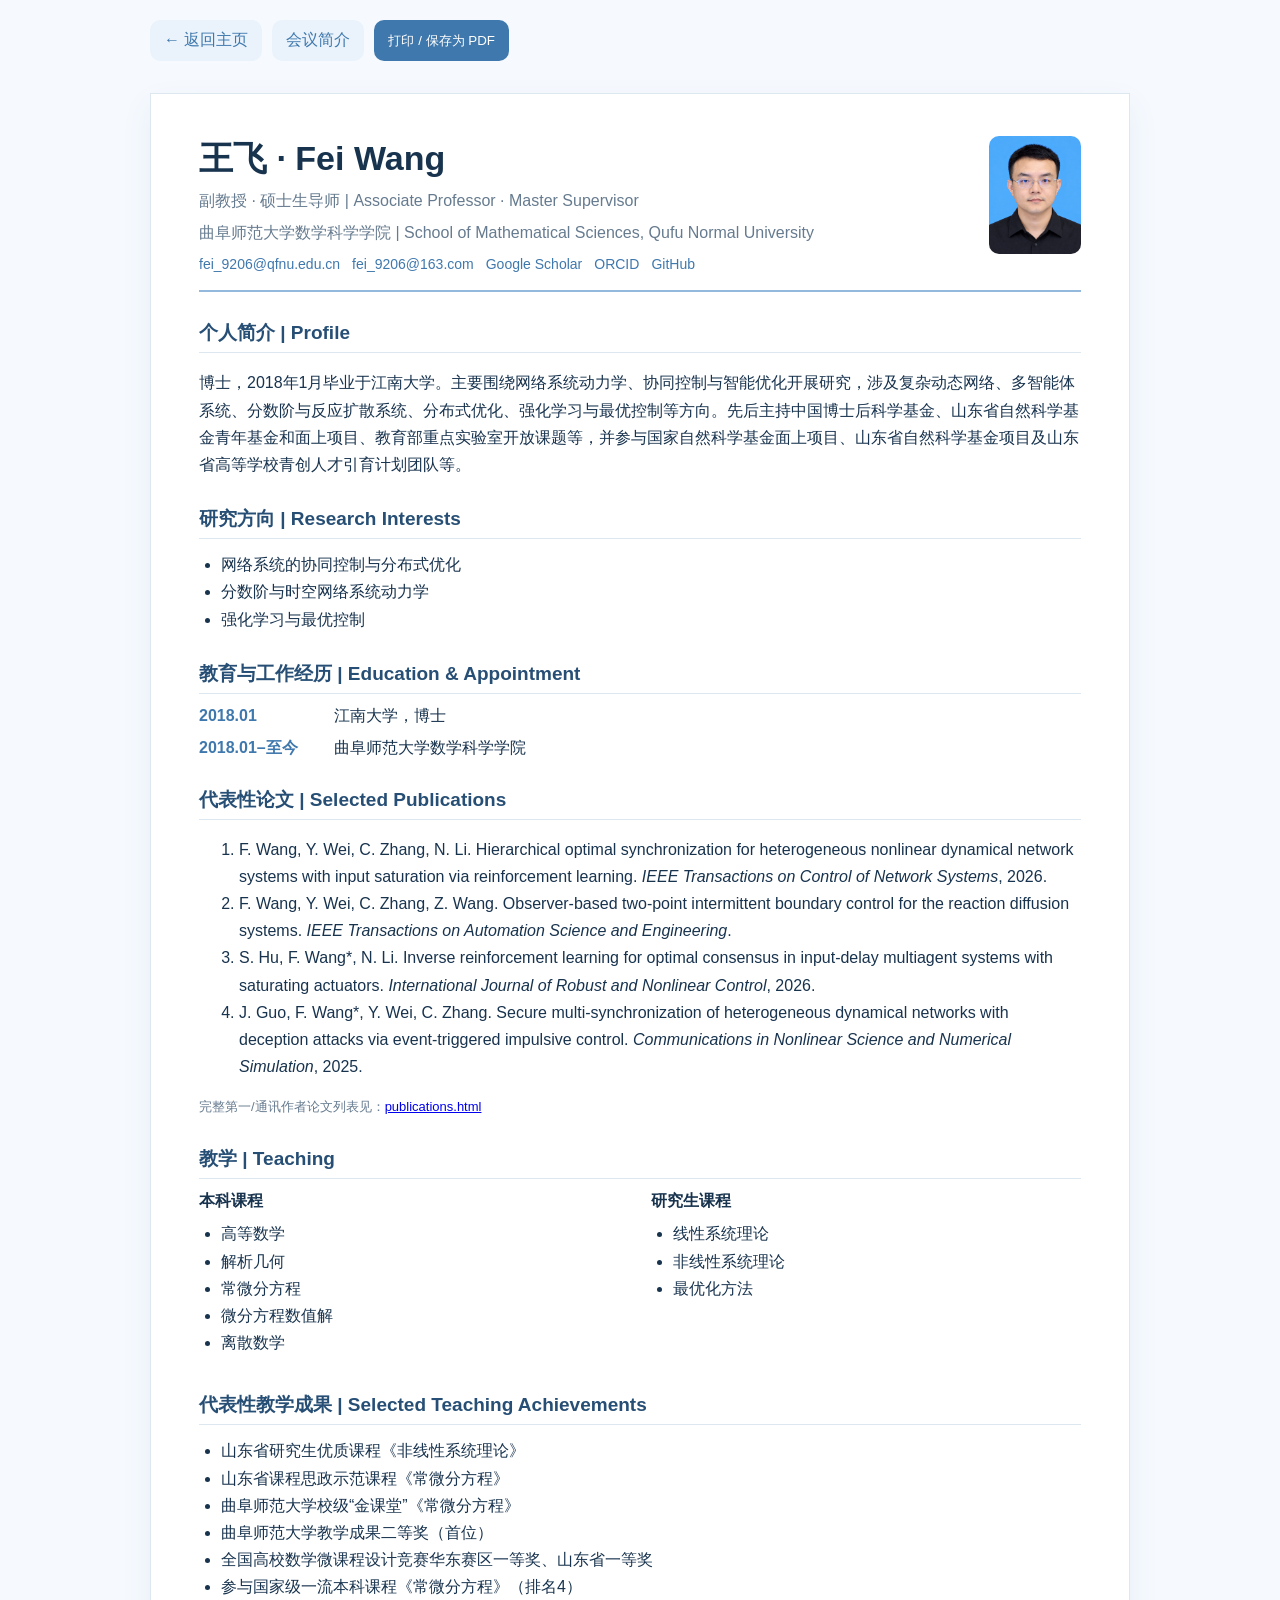
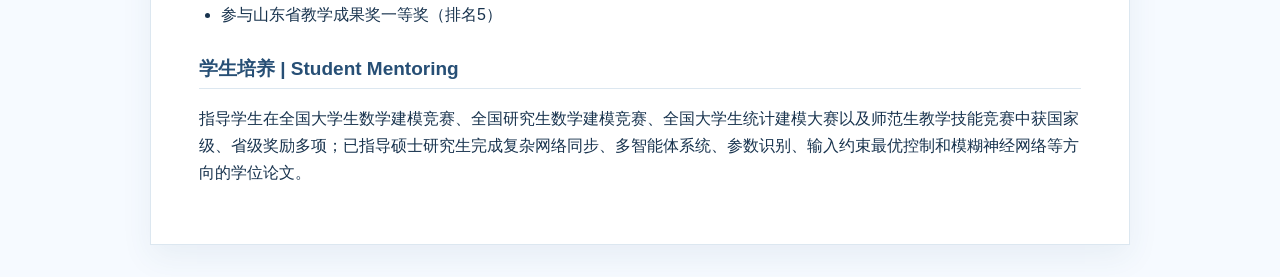
<file: cv.html>
<!DOCTYPE html>
<html lang="zh-CN">
<head>
<meta charset="UTF-8"><meta name="viewport" content="width=device-width,initial-scale=1.0">
<title>Academic CV | Fei Wang</title>
<style>
:root{--blue:#3f78ad;--ink:#18334e;--muted:#667b8f;--line:#dce7f0}
*{box-sizing:border-box}body{margin:0;font-family:-apple-system,BlinkMacSystemFont,"Segoe UI","PingFang SC","Microsoft YaHei",Arial,sans-serif;color:var(--ink);background:#f6faff}
.page{max-width:980px;margin:32px auto;background:#fff;padding:42px 48px;border:1px solid var(--line);box-shadow:0 12px 30px rgba(40,80,120,.07)}
.top{display:grid;grid-template-columns:1fr auto;gap:24px;border-bottom:2px solid #93badc;padding-bottom:18px}.top h1{font-size:34px;margin:0}.top p{margin:5px 0;color:var(--muted)}.top img{width:92px;height:118px;object-fit:cover;border-radius:10px}
.contact{display:flex;flex-wrap:wrap;gap:12px;margin-top:10px;font-size:14px}.contact a{color:var(--blue);text-decoration:none}
h2{font-size:19px;margin:28px 0 12px;padding-bottom:6px;border-bottom:1px solid var(--line);color:#274f75}
p,li{line-height:1.7} ul{margin:8px 0;padding-left:22px}.item{margin-bottom:11px}.date{display:inline-block;min-width:135px;color:var(--blue);font-weight:700}
.two{display:grid;grid-template-columns:1fr 1fr;gap:22px}.actions{max-width:980px;margin:20px auto 0;display:flex;gap:10px}.actions a,.actions button{border:0;border-radius:10px;padding:10px 14px;text-decoration:none;cursor:pointer}.primary{background:var(--blue);color:#fff}.ghost{background:#eaf3fb;color:var(--blue)}
.note{font-size:13px;color:var(--muted)}
@media(max-width:760px){.page{margin:0;padding:26px 20px;border:0}.top{grid-template-columns:1fr}.top img{display:none}.two{grid-template-columns:1fr}.actions{margin:12px 16px}}
@media print{body{background:#fff}.actions{display:none}.page{max-width:none;margin:0;box-shadow:none;border:0;padding:0 8mm}a{color:inherit!important}}
</style>
</head>
<body>
<div class="actions"><a class="ghost" href="index.html">← 返回主页</a><a class="ghost" href="quick-bio.html">会议简介</a><button class="primary" onclick="window.print()">打印 / 保存为 PDF</button></div>
<main class="page">
  <div class="top">
    <div>
      <h1>王飞 · Fei Wang</h1>
      <p>副教授 · 硕士生导师 | Associate Professor · Master Supervisor</p>
      <p>曲阜师范大学数学科学学院 | School of Mathematical Sciences, Qufu Normal University</p>
      <div class="contact">
        <a href="mailto:fei_9206@qfnu.edu.cn">fei_9206@qfnu.edu.cn</a>
        <a href="mailto:fei_9206@163.com">fei_9206@163.com</a>
        <a href="https://scholar.google.com/citations?user=Hgl_O2YAAAAJ&hl=zh-CN">Google Scholar</a>
        <a href="https://orcid.org/0000-0002-2952-4911">ORCID</a>
        <a href="https://github.com/wf920615-hyl">GitHub</a>
      </div>
    </div>
    <img src="portrait.png" alt="Fei Wang">
  </div>

  <h2>个人简介 | Profile</h2>
  <p>博士，2018年1月毕业于江南大学。主要围绕网络系统动力学、协同控制与智能优化开展研究，涉及复杂动态网络、多智能体系统、分数阶与反应扩散系统、分布式优化、强化学习与最优控制等方向。先后主持中国博士后科学基金、山东省自然科学基金青年基金和面上项目、教育部重点实验室开放课题等，并参与国家自然科学基金面上项目、山东省自然科学基金项目及山东省高等学校青创人才引育计划团队等。</p>

  <h2>研究方向 | Research Interests</h2>
  <ul>
    <li>网络系统的协同控制与分布式优化</li>
    <li>分数阶与时空网络系统动力学</li>
    <li>强化学习与最优控制</li>
  </ul>

  <h2>教育与工作经历 | Education & Appointment</h2>
  <div class="item"><span class="date">2018.01</span>江南大学，博士</div>
  <div class="item"><span class="date">2018.01–至今</span>曲阜师范大学数学科学学院</div>


  <h2>代表性论文 | Selected Publications</h2>
  <ol>
    <li>F. Wang, Y. Wei, C. Zhang, N. Li. Hierarchical optimal synchronization for heterogeneous nonlinear dynamical network systems with input saturation via reinforcement learning. <em>IEEE Transactions on Control of Network Systems</em>, 2026.</li>
    <li>F. Wang, Y. Wei, C. Zhang, Z. Wang. Observer-based two-point intermittent boundary control for the reaction diffusion systems. <em>IEEE Transactions on Automation Science and Engineering</em>.</li>
    <li>S. Hu, F. Wang*, N. Li. Inverse reinforcement learning for optimal consensus in input-delay multiagent systems with saturating actuators. <em>International Journal of Robust and Nonlinear Control</em>, 2026.</li>
    <li>J. Guo, F. Wang*, Y. Wei, C. Zhang. Secure multi-synchronization of heterogeneous dynamical networks with deception attacks via event-triggered impulsive control. <em>Communications in Nonlinear Science and Numerical Simulation</em>, 2025.</li>
  </ol>
  <p class="note">完整第一/通讯作者论文列表见：<a href="publications.html">publications.html</a></p>

  <h2>教学 | Teaching</h2>
  <div class="two">
    <div><strong>本科课程</strong><ul><li>高等数学</li><li>解析几何</li><li>常微分方程</li><li>微分方程数值解</li><li>离散数学</li></ul></div>
    <div><strong>研究生课程</strong><ul><li>线性系统理论</li><li>非线性系统理论</li><li>最优化方法</li></ul></div>
  </div>

  <h2>代表性教学成果 | Selected Teaching Achievements</h2>
  <ul>
    <li>山东省研究生优质课程《非线性系统理论》</li>
    <li>山东省课程思政示范课程《常微分方程》</li>
    <li>曲阜师范大学校级“金课堂”《常微分方程》</li>
    <li>曲阜师范大学教学成果二等奖（首位）</li>
    <li>全国高校数学微课程设计竞赛华东赛区一等奖、山东省一等奖</li>
    <li>参与国家级一流本科课程《常微分方程》（排名4）</li>
    <li>参与山东省教学成果奖一等奖（排名5）</li>
  </ul>

  <h2>学生培养 | Student Mentoring</h2>
  <p>指导学生在全国大学生数学建模竞赛、全国研究生数学建模竞赛、全国大学生统计建模大赛以及师范生教学技能竞赛中获国家级、省级奖励多项；已指导硕士研究生完成复杂网络同步、多智能体系统、参数识别、输入约束最优控制和模糊神经网络等方向的学位论文。</p>
</main>
</body>
</html>
</file>
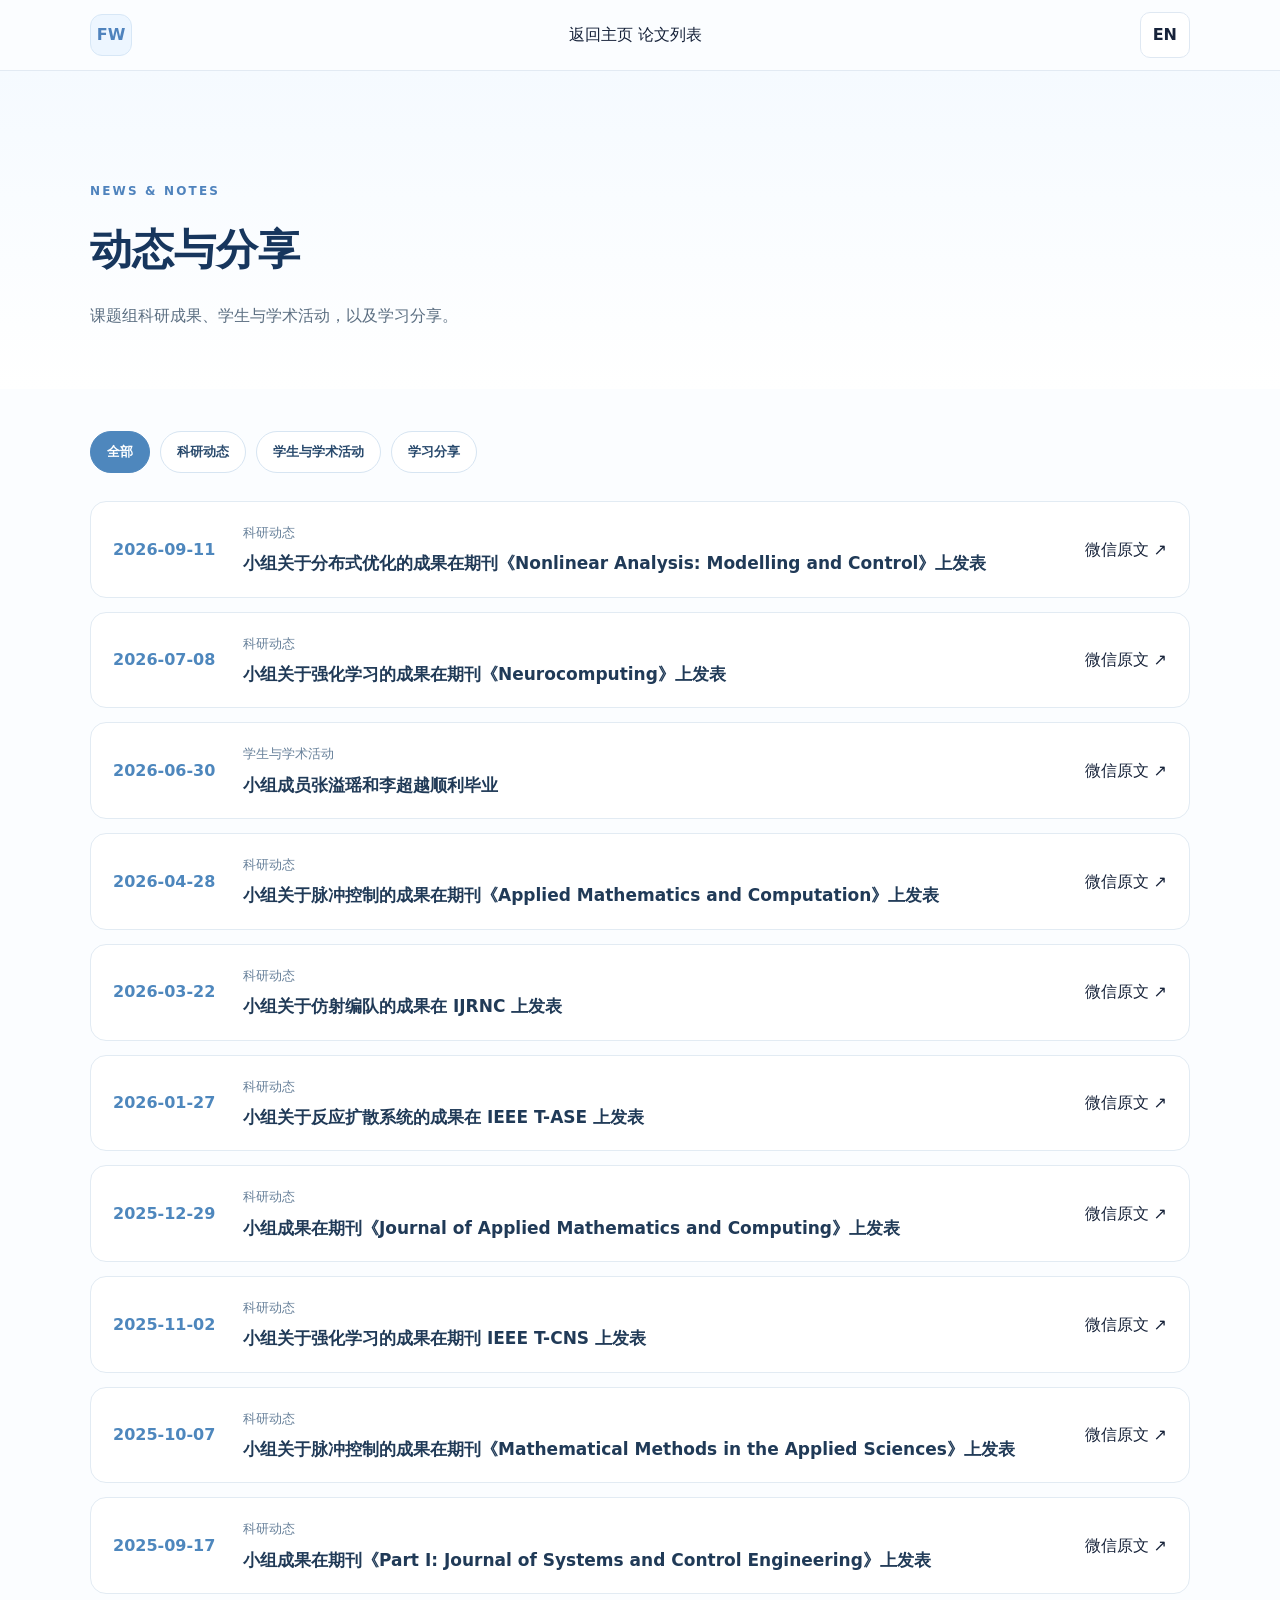
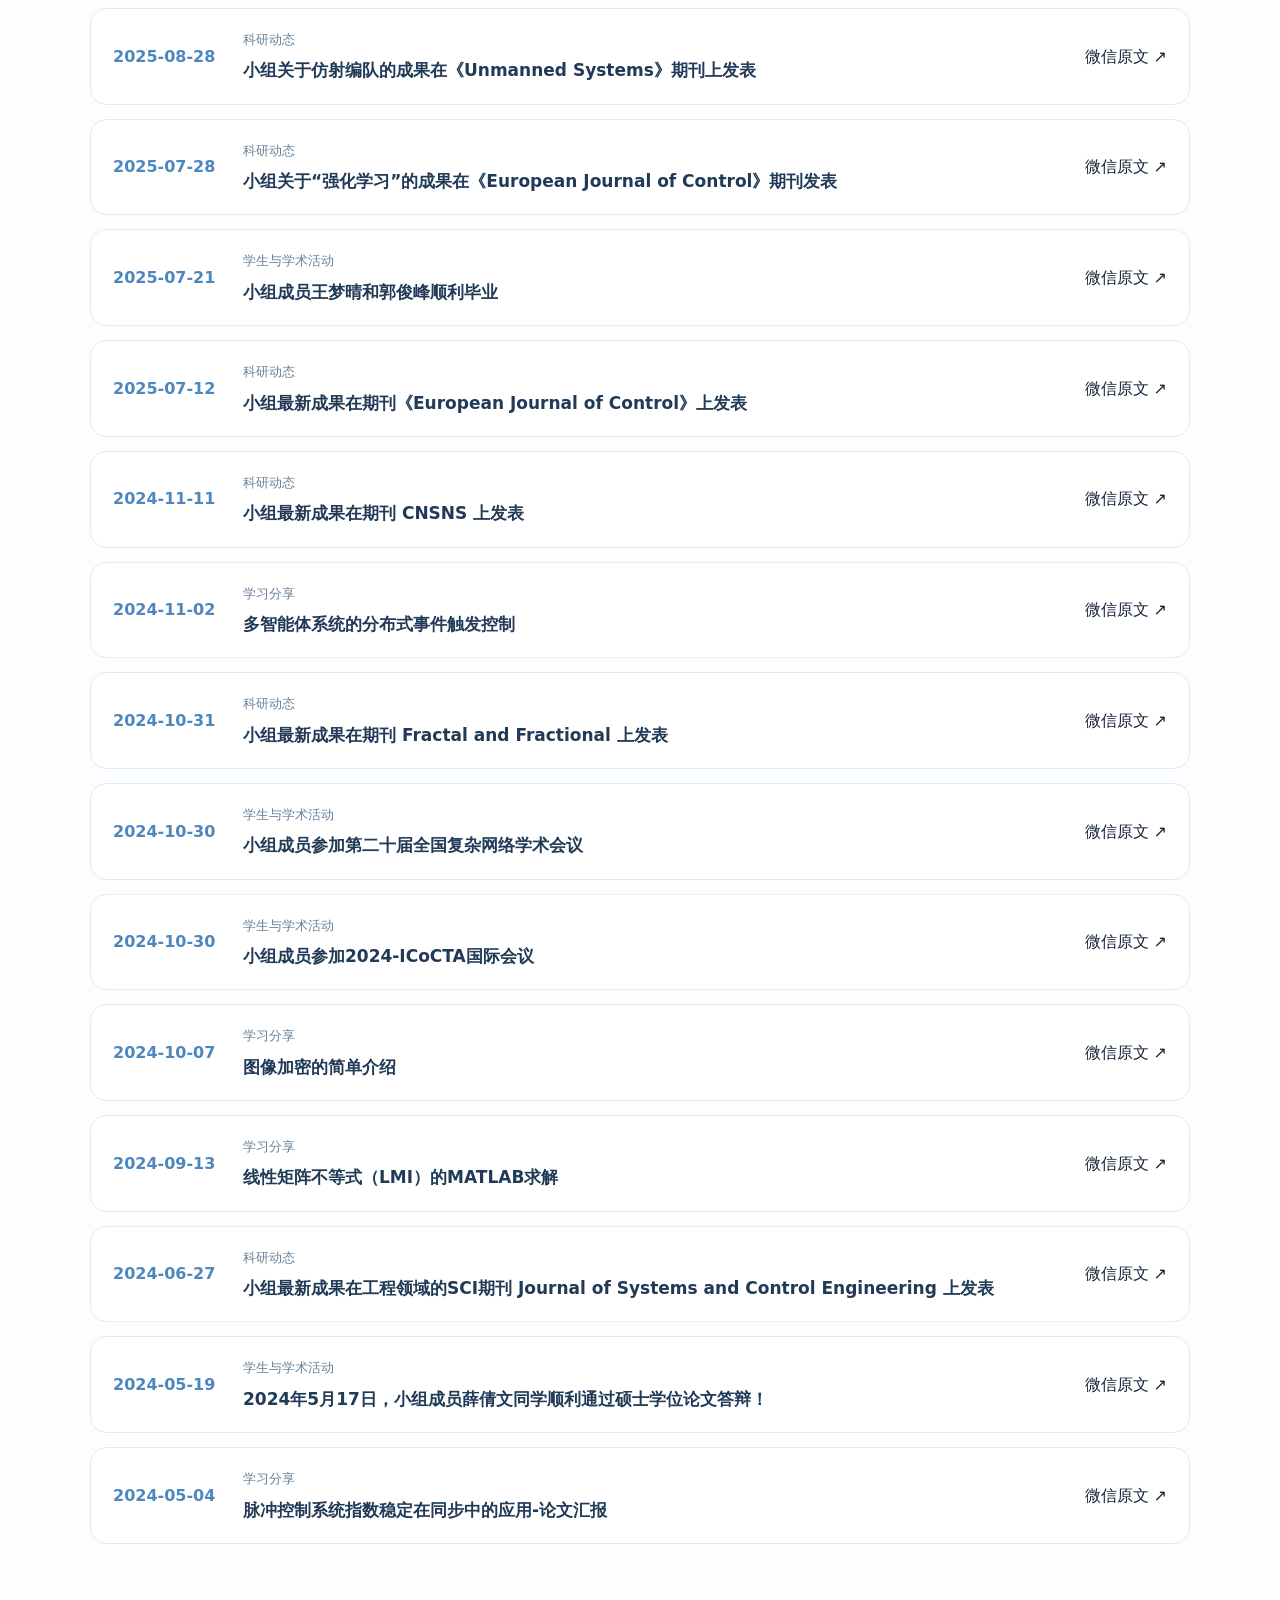
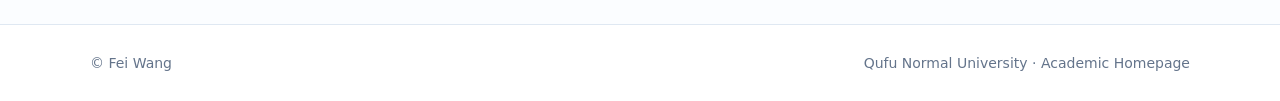
<file: notes.html>
<!doctype html>
<html lang="zh-CN">
<head>
  <meta charset="utf-8">
  <meta name="viewport" content="width=device-width, initial-scale=1">
  <title>动态与分享 | 王飞 Fei Wang</title>
  <link rel="stylesheet" href="style.css">
  <style>
    .archive-hero{padding:110px 0 42px;background:linear-gradient(180deg,#f5faff 0%,#fff 100%)}
    .archive-title{font-size:42px;margin:8px 0 12px;color:#17365d}
    .archive-sub{max-width:780px;color:#5c6f82;line-height:1.8}
    .archive-wrap{padding:42px 0 80px}
    .filter-row{display:flex;flex-wrap:wrap;gap:10px;margin-bottom:28px}
    .filter-btn{border:1px solid #d7e5f2;background:#fff;color:#294a6d;border-radius:999px;padding:9px 16px;cursor:pointer}
    .filter-btn.active{background:#4e87bd;color:#fff;border-color:#4e87bd}
    .archive-list{display:grid;gap:14px}
    .archive-item{display:grid;grid-template-columns:110px 1fr 110px;gap:20px;align-items:center;padding:20px 22px;background:#fff;border:1px solid #e2ebf3;border-radius:16px}
    .archive-date{font-weight:700;color:#4e87bd}
    .archive-cat{font-size:13px;color:#67809a;margin-bottom:6px}
    .archive-body h2{font-size:17px;line-height:1.55;margin:0;color:#203a57;font-weight:600}
    .archive-link{white-space:nowrap;text-align:right}
    @media(max-width:760px){
      .archive-title{font-size:32px}
      .archive-item{grid-template-columns:1fr;gap:8px}
      .archive-link{text-align:left}
    }
  </style>
</head>
<body>
<header class="site-header">
  <div class="container nav-wrap">
    <a class="brand" href="index.html">FW</a>
    <nav class="desktop-nav">
      <a href="index.html" data-zh="返回主页" data-en="Home">返回主页</a>
      <a href="publications.html" target="_blank" data-zh="论文列表" data-en="Publications">论文列表</a>
    </nav>
    <div class="nav-actions"><button id="langBtn" class="lang-btn">EN</button></div>
  </div>
</header>

<main>
<section class="archive-hero">
  <div class="container">
    <div class="eyebrow">News & Notes</div>
    <h1 class="archive-title" data-zh="动态与分享" data-en="News & Notes">动态与分享</h1>
    <p class="archive-sub" data-zh="课题组科研成果、学生与学术活动，以及学习分享。" data-en="Research updates, student and academic activities, and learning notes.">课题组科研成果、学生与学术活动，以及学习分享。</p>
  </div>
</section>

<section class="archive-wrap">
  <div class="container">
    <div class="filter-row">
      <button class="filter-btn active" data-filter="all" data-zh="全部" data-en="All">全部</button>
      <button class="filter-btn" data-filter="research" data-zh="科研动态" data-en="Research Updates">科研动态</button>
      <button class="filter-btn" data-filter="activity" data-zh="学生与学术活动" data-en="Students & Events">学生与学术活动</button>
      <button class="filter-btn" data-filter="learning" data-zh="学习分享" data-en="Learning Notes">学习分享</button>
    </div>
    <div class="archive-list" id="notesList"></div>
  </div>
</section>
</main>

<footer class="footer"><div class="container footer-row"><span>© <span id="year"></span> Fei Wang</span><span>Qufu Normal University · Academic Homepage</span></div></footer>

<script src="script.js"></script>
<script src="notes-data.js"></script>
<script>
(function(){
  const root = document.getElementById('notesList');
  const btns = [...document.querySelectorAll('.filter-btn')];
  if(!root || !Array.isArray(window.NOTES_DATA)) return;

  function render(filter='all'){
    const items = [...window.NOTES_DATA]
      .sort((a,b)=>b.date.localeCompare(a.date))
      .filter(p=>filter==='all' || p.category===filter);

    root.innerHTML = items.map(p => `
      <article class="archive-item" data-cat="${p.category}">
        <div class="archive-date">${p.date}</div>
        <div class="archive-body">
          <div class="archive-cat" data-zh="${p.category_zh}" data-en="${p.category_en}">${p.category_zh}</div>
          <h2>${p.title}</h2>
        </div>
        <a class="archive-link" href="${p.url}" target="_blank" rel="noopener" data-zh="微信原文 ↗" data-en="WeChat ↗">微信原文 ↗</a>
      </article>`).join('');
  }

  btns.forEach(btn=>btn.addEventListener('click',()=>{
    btns.forEach(b=>b.classList.remove('active'));
    btn.classList.add('active');
    render(btn.dataset.filter);
  }));

  render();
})();
</script>
</body>
</html>
</file>
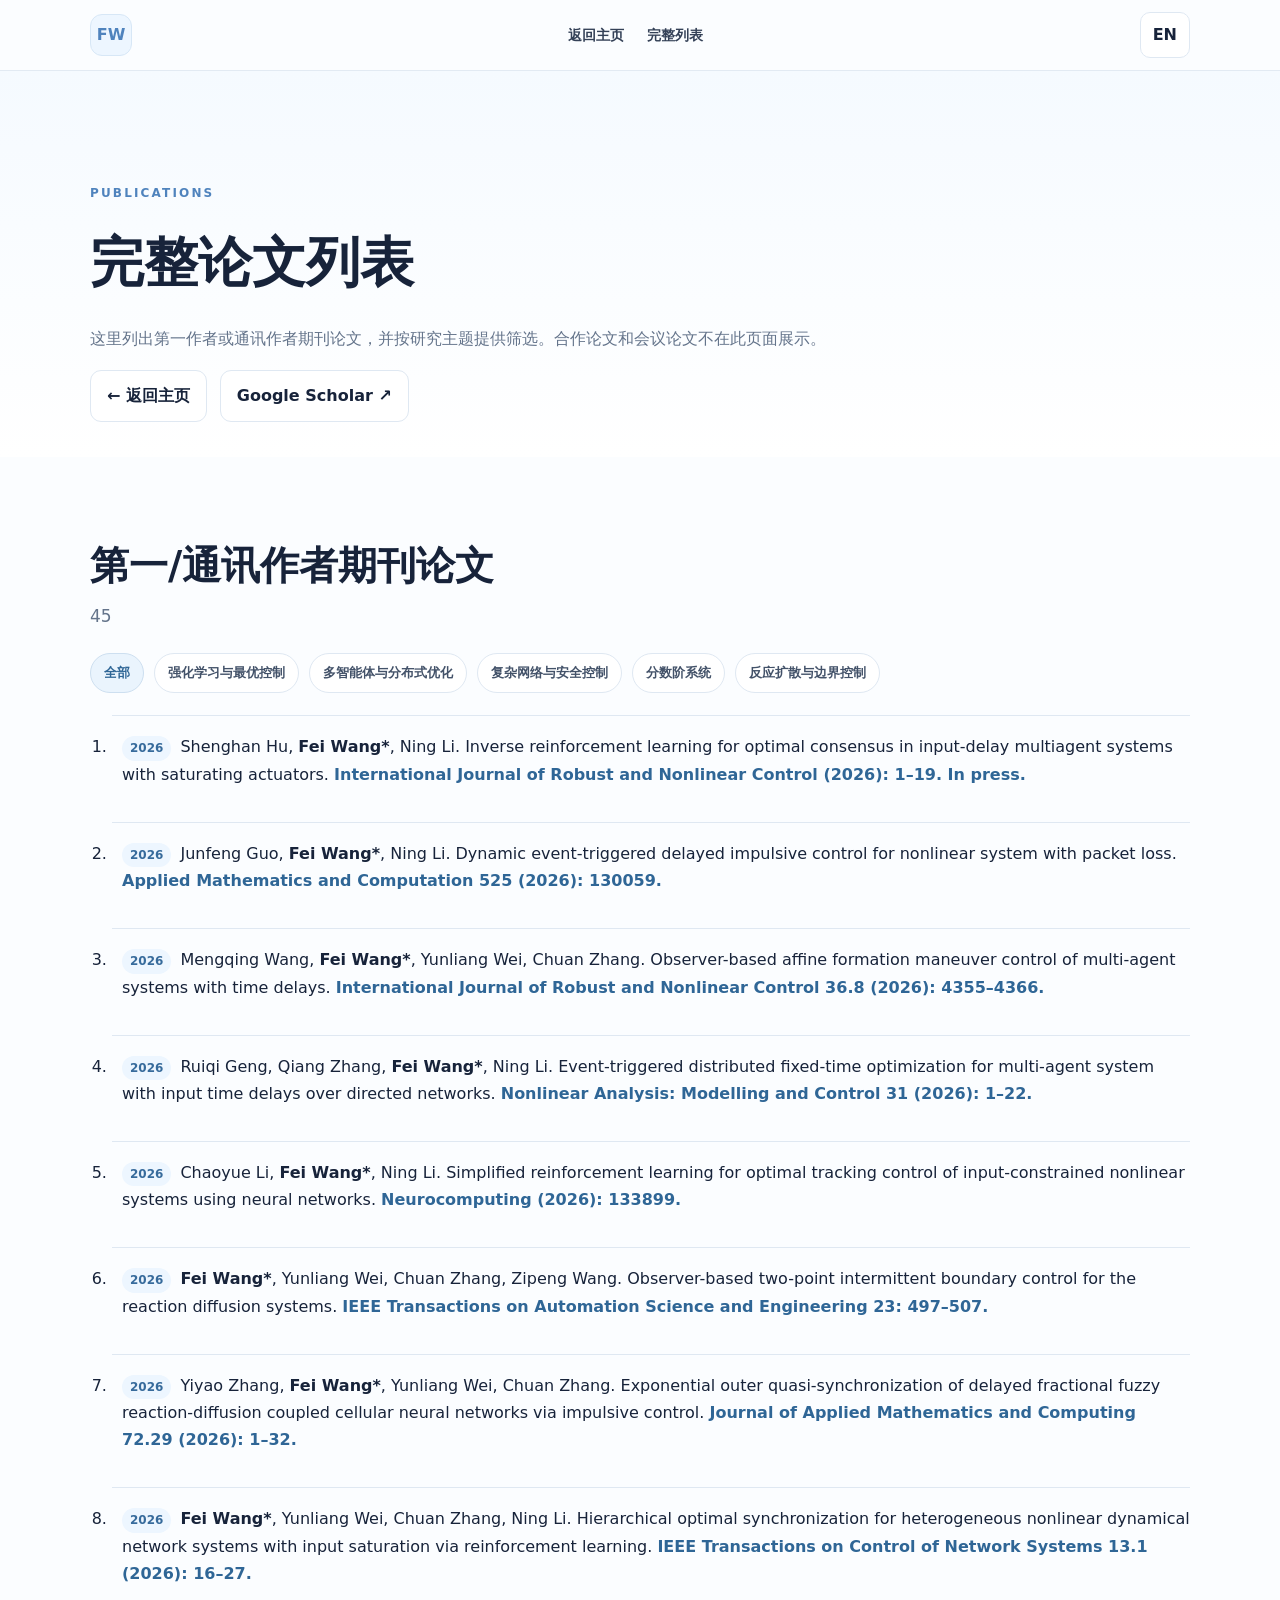
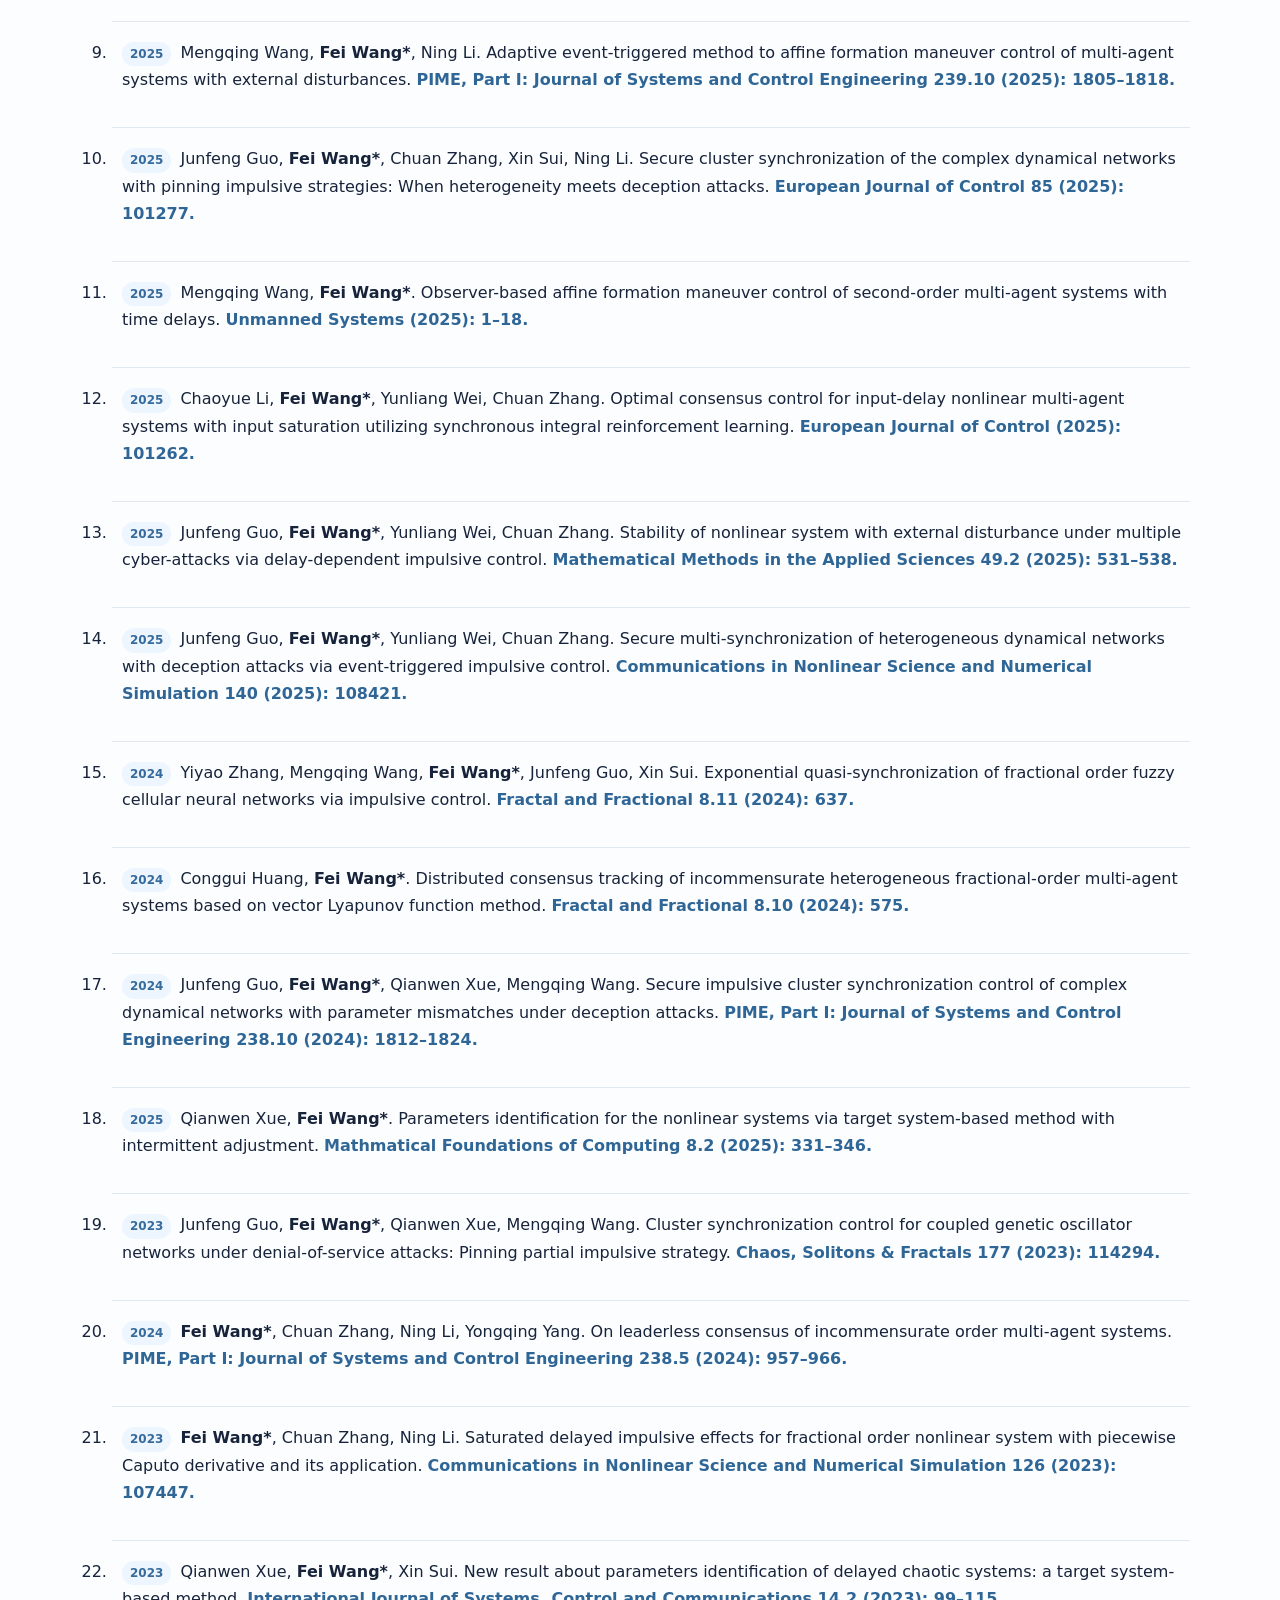
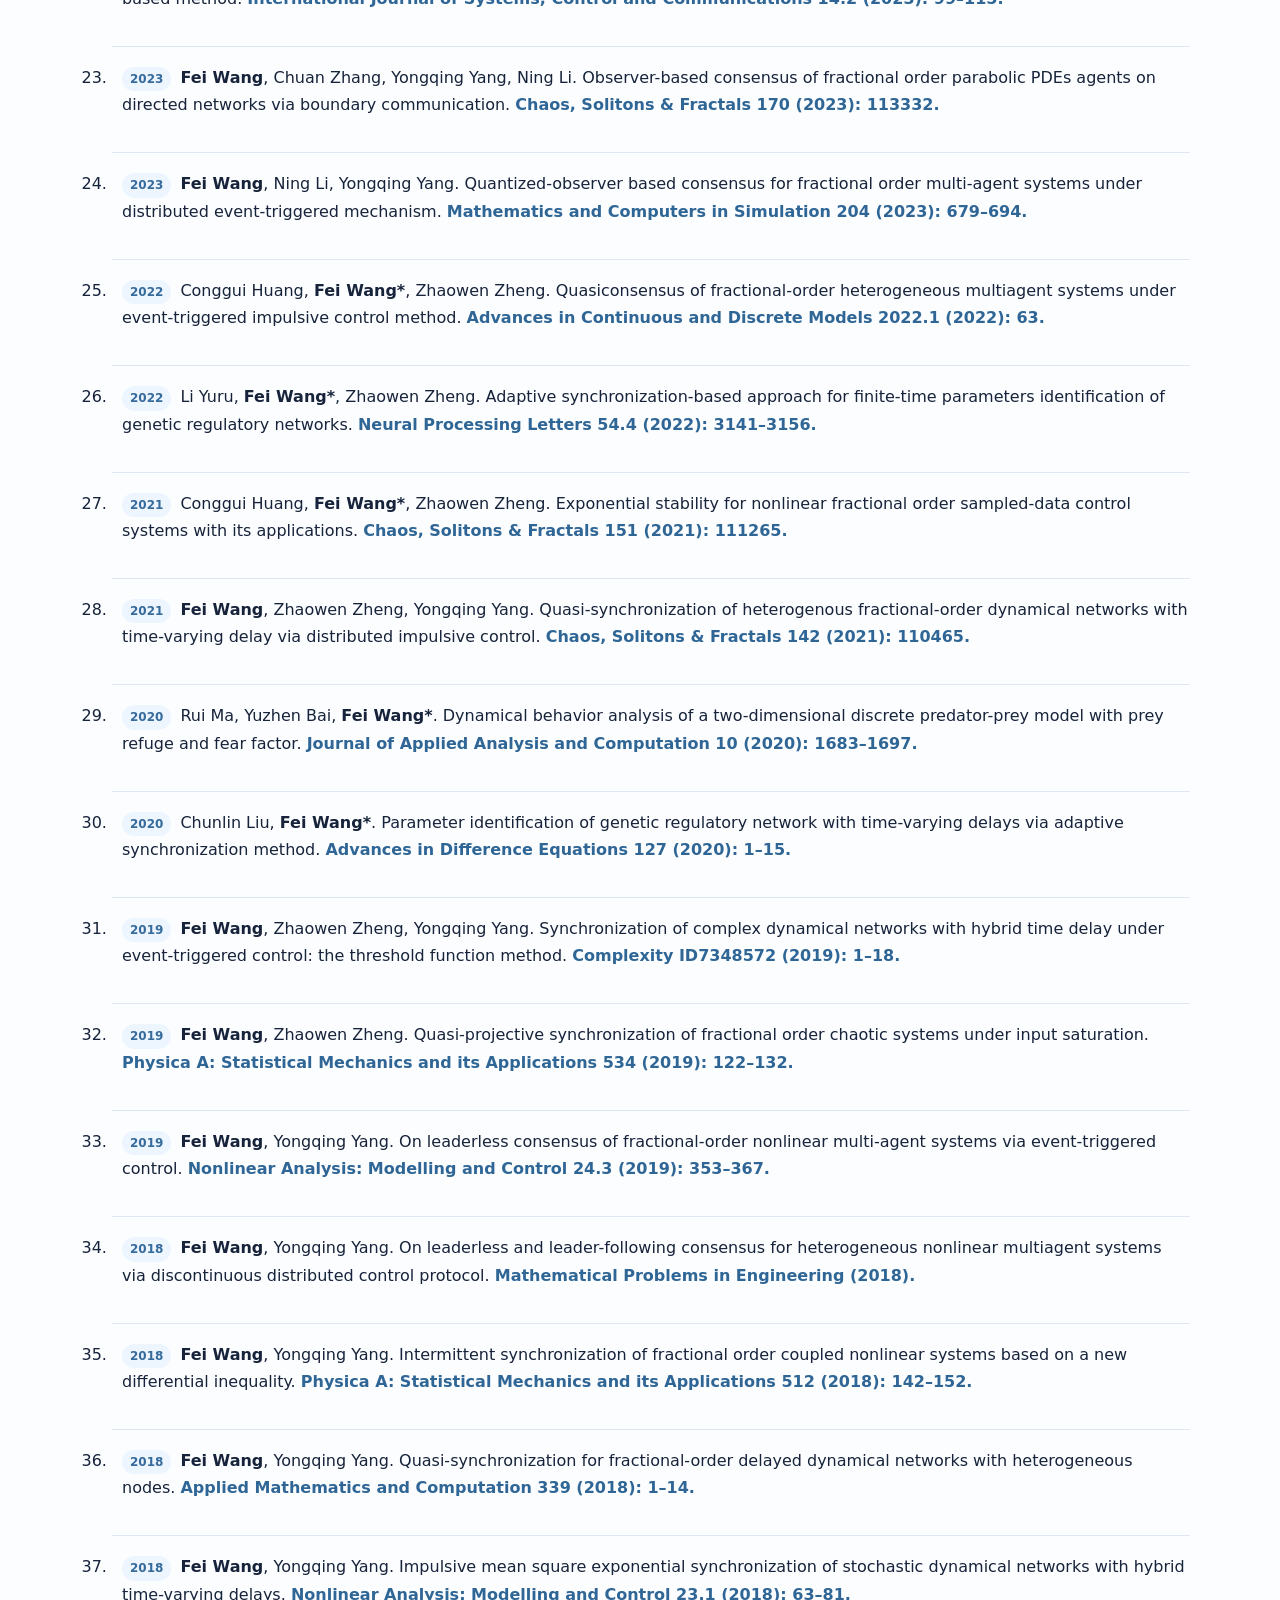
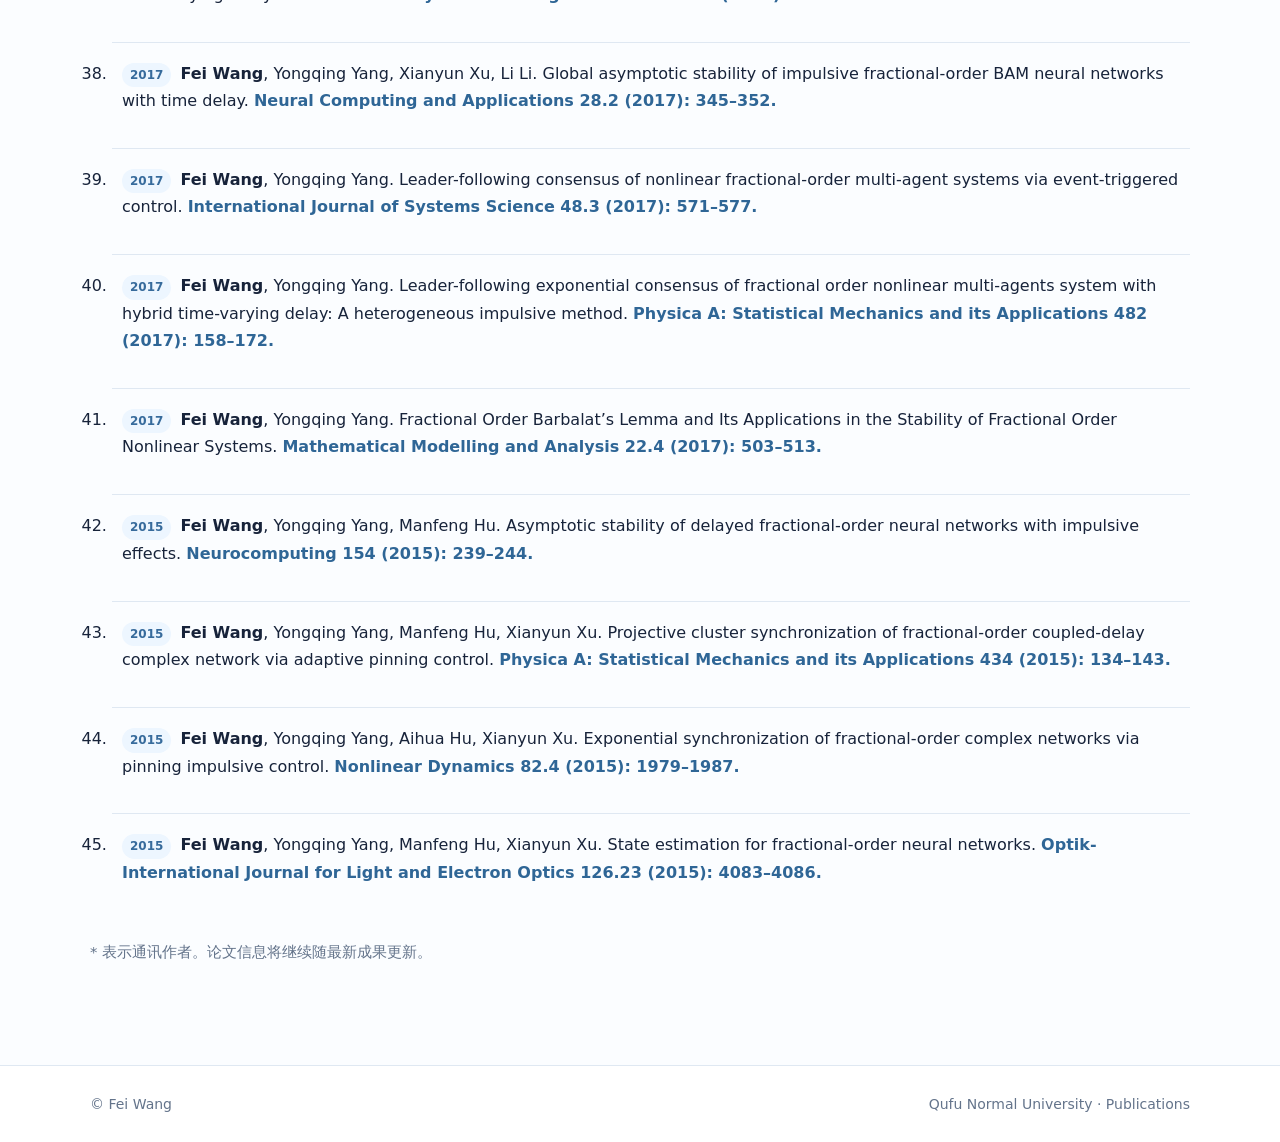
<file: publications.html>
<!DOCTYPE html>
<html lang="zh-CN">
<head>
  <meta charset="UTF-8" />
  <meta name="viewport" content="width=device-width, initial-scale=1.0" />
  <meta name="description" content="王飞（Fei Wang）第一/通讯作者期刊论文列表。" />
  <title>Publications | Fei Wang</title>
  <link rel="stylesheet" href="style.css" />
  <style>
    .pub-page-hero{padding:7rem 0 2.2rem;background:linear-gradient(180deg,#f5faff 0%,#fff 100%)}
    .pub-page-hero h1{margin:.35rem 0 .7rem;font-size:clamp(2rem,5vw,3.4rem)}
    .pub-page-hero p{max-width:800px;color:var(--muted,#607080);line-height:1.8}
    .pub-page-actions{display:flex;gap:.8rem;flex-wrap:wrap;margin-top:1rem}
    .pub-list.full-pubs{margin-top:1.2rem}
    .pub-list.full-pubs li{margin-bottom:1.05rem;line-height:1.7}
    .pub-filters{margin:1rem 0 1.4rem}
    .pub-note{margin-top:1.2rem;color:var(--muted,#607080);font-size:.92rem}
  </style>
</head>
<body>
<header class="site-header">
  <div class="container nav-wrap">
    <a class="brand" href="index.html">FW</a>
    <nav class="nav" id="nav">
      <a href="index.html" data-zh="返回主页" data-en="Home">返回主页</a>
      <a href="#full-list" data-zh="完整列表" data-en="Full List">完整列表</a>
    </nav>
    <div class="nav-actions"><button id="langBtn" class="lang-btn" aria-label="Switch language">EN</button><button id="menuBtn" class="menu-btn" aria-label="Open menu">☰</button></div>
  </div>
</header>
<main>
  <section class="pub-page-hero">
    <div class="container">
      <div class="eyebrow">Publications</div>
      <h1 data-zh="完整论文列表" data-en="Full Publication List">完整论文列表</h1>
      <p data-zh="这里列出第一作者或通讯作者期刊论文，并按研究主题提供筛选。合作论文和会议论文不在此页面展示。" data-en="This page lists journal papers on which Fei Wang is first or corresponding author, with topic filters for browsing. Collaborative papers and conference papers are not included here.">这里列出第一作者或通讯作者期刊论文，并按研究主题提供筛选。合作论文和会议论文不在此页面展示。</p>
      <div class="pub-page-actions"><a class="btn ghost" href="index.html" data-zh="← 返回主页" data-en="← Back to Homepage">← 返回主页</a><a class="btn ghost" href="https://scholar.google.com/citations?user=Hgl_O2YAAAAJ&hl=zh-CN" target="_blank" rel="noopener">Google Scholar ↗</a></div>
    </div>
  </section>
  <section id="full-list" class="section">
    <div class="container">
      <div class="section-head compact"><h3 data-zh="第一/通讯作者期刊论文" data-en="First / Corresponding-Author Journal Papers">第一/通讯作者期刊论文</h3><p>45</p></div>
      <div class="pub-filters" role="group" aria-label="Publication filters">
      <button class="filter-btn active" data-filter="all" data-zh="全部" data-en="All">全部</button>
      <button class="filter-btn" data-filter="rl" data-zh="强化学习与最优控制" data-en="RL & Optimal Control">强化学习与最优控制</button>
      <button class="filter-btn" data-filter="mas" data-zh="多智能体与分布式优化" data-en="Multi-Agent & Distributed Optimization">多智能体与分布式优化</button>
      <button class="filter-btn" data-filter="network" data-zh="复杂网络与安全控制" data-en="Complex Networks & Secure Control">复杂网络与安全控制</button>
      <button class="filter-btn" data-filter="fractional" data-zh="分数阶系统" data-en="Fractional-Order Systems">分数阶系统</button>
      <button class="filter-btn" data-filter="rd" data-zh="反应扩散与边界控制" data-en="Reaction-Diffusion & Boundary Control">反应扩散与边界控制</button>
    </div>
      <ol class="pub-list full-pubs">
<li data-cat="rl mas"><span class="pub-year">2026</span>Shenghan Hu, <strong>Fei Wang*</strong>, Ning Li. <em>Inverse reinforcement learning for optimal consensus in input-delay multiagent systems with saturating actuators.</em> <span>International Journal of Robust and Nonlinear Control (2026): 1–19. In press.</span></li>
<li data-cat="network"><span class="pub-year">2026</span>Junfeng Guo, <strong>Fei Wang*</strong>, Ning Li. <em>Dynamic event-triggered delayed impulsive control for nonlinear system with packet loss.</em> <span>Applied Mathematics and Computation 525 (2026): 130059.</span></li>
<li data-cat="mas"><span class="pub-year">2026</span>Mengqing Wang, <strong>Fei Wang*</strong>, Yunliang Wei, Chuan Zhang. <em>Observer-based affine formation maneuver control of multi-agent systems with time delays.</em> <span>International Journal of Robust and Nonlinear Control 36.8 (2026): 4355–4366.</span></li>
<li data-cat="mas"><span class="pub-year">2026</span>Ruiqi Geng, Qiang Zhang, <strong>Fei Wang*</strong>, Ning Li. <em>Event-triggered distributed fixed-time optimization for multi-agent system with input time delays over directed networks.</em> <span>Nonlinear Analysis: Modelling and Control 31 (2026): 1–22.</span></li>
<li data-cat="rl"><span class="pub-year">2026</span>Chaoyue Li, <strong>Fei Wang*</strong>, Ning Li. <em>Simplified reinforcement learning for optimal tracking control of input-constrained nonlinear systems using neural networks.</em> <span>Neurocomputing (2026): 133899.</span></li>
<li data-cat="rd"><span class="pub-year">2026</span><strong>Fei Wang*</strong>, Yunliang Wei, Chuan Zhang, Zipeng Wang. <em>Observer-based two-point intermittent boundary control for the reaction diffusion systems.</em> <span>IEEE Transactions on Automation Science and Engineering 23: 497–507.</span></li>
<li data-cat="fractional rd"><span class="pub-year">2026</span>Yiyao Zhang, <strong>Fei Wang*</strong>, Yunliang Wei, Chuan Zhang. <em>Exponential outer quasi-synchronization of delayed fractional fuzzy reaction-diffusion coupled cellular neural networks via impulsive control.</em> <span>Journal of Applied Mathematics and Computing 72.29 (2026): 1–32.</span></li>
<li data-cat="rl network"><span class="pub-year">2026</span><strong>Fei Wang*</strong>, Yunliang Wei, Chuan Zhang, Ning Li. <em>Hierarchical optimal synchronization for heterogeneous nonlinear dynamical network systems with input saturation via reinforcement learning.</em> <span>IEEE Transactions on Control of Network Systems 13.1 (2026): 16–27.</span></li>
<li data-cat="mas"><span class="pub-year">2025</span>Mengqing Wang, <strong>Fei Wang*</strong>, Ning Li. <em>Adaptive event-triggered method to affine formation maneuver control of multi-agent systems with external disturbances.</em> <span>PIME, Part I: Journal of Systems and Control Engineering 239.10 (2025): 1805–1818.</span></li>
<li data-cat="network"><span class="pub-year">2025</span>Junfeng Guo, <strong>Fei Wang*</strong>, Chuan Zhang, Xin Sui, Ning Li. <em>Secure cluster synchronization of the complex dynamical networks with pinning impulsive strategies: When heterogeneity meets deception attacks.</em> <span>European Journal of Control 85 (2025): 101277.</span></li>
<li data-cat="mas"><span class="pub-year">2025</span>Mengqing Wang, <strong>Fei Wang*</strong>. <em>Observer-based affine formation maneuver control of second-order multi-agent systems with time delays.</em> <span>Unmanned Systems (2025): 1–18.</span></li>
<li data-cat="rl mas"><span class="pub-year">2025</span>Chaoyue Li, <strong>Fei Wang*</strong>, Yunliang Wei, Chuan Zhang. <em>Optimal consensus control for input-delay nonlinear multi-agent systems with input saturation utilizing synchronous integral reinforcement learning.</em> <span>European Journal of Control (2025): 101262.</span></li>
<li data-cat="network"><span class="pub-year">2025</span>Junfeng Guo, <strong>Fei Wang*</strong>, Yunliang Wei, Chuan Zhang. <em>Stability of nonlinear system with external disturbance under multiple cyber-attacks via delay-dependent impulsive control.</em> <span>Mathematical Methods in the Applied Sciences 49.2 (2025): 531–538.</span></li>
<li data-cat="network"><span class="pub-year">2025</span>Junfeng Guo, <strong>Fei Wang*</strong>, Yunliang Wei, Chuan Zhang. <em>Secure multi-synchronization of heterogeneous dynamical networks with deception attacks via event-triggered impulsive control.</em> <span>Communications in Nonlinear Science and Numerical Simulation 140 (2025): 108421.</span></li>
<li data-cat="fractional network"><span class="pub-year">2024</span>Yiyao Zhang, Mengqing Wang, <strong>Fei Wang*</strong>, Junfeng Guo, Xin Sui. <em>Exponential quasi-synchronization of fractional order fuzzy cellular neural networks via impulsive control.</em> <span>Fractal and Fractional 8.11 (2024): 637.</span></li>
<li data-cat="fractional mas"><span class="pub-year">2024</span>Conggui Huang, <strong>Fei Wang*</strong>. <em>Distributed consensus tracking of incommensurate heterogeneous fractional-order multi-agent systems based on vector Lyapunov function method.</em> <span>Fractal and Fractional 8.10 (2024): 575.</span></li>
<li data-cat="network"><span class="pub-year">2024</span>Junfeng Guo, <strong>Fei Wang*</strong>, Qianwen Xue, Mengqing Wang. <em>Secure impulsive cluster synchronization control of complex dynamical networks with parameter mismatches under deception attacks.</em> <span>PIME, Part I: Journal of Systems and Control Engineering 238.10 (2024): 1812–1824.</span></li>
<li data-cat="network"><span class="pub-year">2025</span>Qianwen Xue, <strong>Fei Wang*</strong>. <em>Parameters identification for the nonlinear systems via target system-based method with intermittent adjustment.</em> <span>Mathmatical Foundations of Computing 8.2 (2025): 331–346.</span></li>
<li data-cat="network"><span class="pub-year">2023</span>Junfeng Guo, <strong>Fei Wang*</strong>, Qianwen Xue, Mengqing Wang. <em>Cluster synchronization control for coupled genetic oscillator networks under denial-of-service attacks: Pinning partial impulsive strategy.</em> <span>Chaos, Solitons & Fractals 177 (2023): 114294.</span></li>
<li data-cat="fractional mas"><span class="pub-year">2024</span><strong>Fei Wang*</strong>, Chuan Zhang, Ning Li, Yongqing Yang. <em>On leaderless consensus of incommensurate order multi-agent systems.</em> <span>PIME, Part I: Journal of Systems and Control Engineering 238.5 (2024): 957–966.</span></li>
<li data-cat="fractional"><span class="pub-year">2023</span><strong>Fei Wang*</strong>, Chuan Zhang, Ning Li. <em>Saturated delayed impulsive effects for fractional order nonlinear system with piecewise Caputo derivative and its application.</em> <span>Communications in Nonlinear Science and Numerical Simulation 126 (2023): 107447.</span></li>
<li data-cat="network"><span class="pub-year">2023</span>Qianwen Xue, <strong>Fei Wang*</strong>, Xin Sui. <em>New result about parameters identification of delayed chaotic systems: a target system-based method.</em> <span>International Journal of Systems, Control and Communications 14.2 (2023): 99–115.</span></li>
<li data-cat="fractional mas rd"><span class="pub-year">2023</span><strong>Fei Wang</strong>, Chuan Zhang, Yongqing Yang, Ning Li. <em>Observer-based consensus of fractional order parabolic PDEs agents on directed networks via boundary communication.</em> <span>Chaos, Solitons & Fractals 170 (2023): 113332.</span></li>
<li data-cat="fractional mas"><span class="pub-year">2023</span><strong>Fei Wang</strong>, Ning Li, Yongqing Yang. <em>Quantized-observer based consensus for fractional order multi-agent systems under distributed event-triggered mechanism.</em> <span>Mathematics and Computers in Simulation 204 (2023): 679–694.</span></li>
<li data-cat="fractional mas"><span class="pub-year">2022</span>Conggui Huang, <strong>Fei Wang*</strong>, Zhaowen Zheng. <em>Quasiconsensus of fractional-order heterogeneous multiagent systems under event-triggered impulsive control method.</em> <span>Advances in Continuous and Discrete Models 2022.1 (2022): 63.</span></li>
<li data-cat="network"><span class="pub-year">2022</span>Li Yuru, <strong>Fei Wang*</strong>, Zhaowen Zheng. <em>Adaptive synchronization-based approach for finite-time parameters identification of genetic regulatory networks.</em> <span>Neural Processing Letters 54.4 (2022): 3141–3156.</span></li>
<li data-cat="fractional"><span class="pub-year">2021</span>Conggui Huang, <strong>Fei Wang*</strong>, Zhaowen Zheng. <em>Exponential stability for nonlinear fractional order sampled-data control systems with its applications.</em> <span>Chaos, Solitons & Fractals 151 (2021): 111265.</span></li>
<li data-cat="fractional network"><span class="pub-year">2021</span><strong>Fei Wang</strong>, Zhaowen Zheng, Yongqing Yang. <em>Quasi-synchronization of heterogenous fractional-order dynamical networks with time-varying delay via distributed impulsive control.</em> <span>Chaos, Solitons & Fractals 142 (2021): 110465.</span></li>
<li data-cat="network"><span class="pub-year">2020</span>Rui Ma, Yuzhen Bai, <strong>Fei Wang*</strong>. <em>Dynamical behavior analysis of a two-dimensional discrete predator-prey model with prey refuge and fear factor.</em> <span>Journal of Applied Analysis and Computation 10 (2020): 1683–1697.</span></li>
<li data-cat="network"><span class="pub-year">2020</span>Chunlin Liu, <strong>Fei Wang*</strong>. <em>Parameter identification of genetic regulatory network with time-varying delays via adaptive synchronization method.</em> <span>Advances in Difference Equations 127 (2020): 1–15.</span></li>
<li data-cat="network"><span class="pub-year">2019</span><strong>Fei Wang</strong>, Zhaowen Zheng, Yongqing Yang. <em>Synchronization of complex dynamical networks with hybrid time delay under event-triggered control: the threshold function method.</em> <span>Complexity ID7348572 (2019): 1–18.</span></li>
<li data-cat="fractional"><span class="pub-year">2019</span><strong>Fei Wang</strong>, Zhaowen Zheng. <em>Quasi-projective synchronization of fractional order chaotic systems under input saturation.</em> <span>Physica A: Statistical Mechanics and its Applications 534 (2019): 122–132.</span></li>
<li data-cat="fractional mas"><span class="pub-year">2019</span><strong>Fei Wang</strong>, Yongqing Yang. <em>On leaderless consensus of fractional-order nonlinear multi-agent systems via event-triggered control.</em> <span>Nonlinear Analysis: Modelling and Control 24.3 (2019): 353–367.</span></li>
<li data-cat="mas"><span class="pub-year">2018</span><strong>Fei Wang</strong>, Yongqing Yang. <em>On leaderless and leader-following consensus for heterogeneous nonlinear multiagent systems via discontinuous distributed control protocol.</em> <span>Mathematical Problems in Engineering (2018).</span></li>
<li data-cat="fractional network"><span class="pub-year">2018</span><strong>Fei Wang</strong>, Yongqing Yang. <em>Intermittent synchronization of fractional order coupled nonlinear systems based on a new differential inequality.</em> <span>Physica A: Statistical Mechanics and its Applications 512 (2018): 142–152.</span></li>
<li data-cat="fractional network"><span class="pub-year">2018</span><strong>Fei Wang</strong>, Yongqing Yang. <em>Quasi-synchronization for fractional-order delayed dynamical networks with heterogeneous nodes.</em> <span>Applied Mathematics and Computation 339 (2018): 1–14.</span></li>
<li data-cat="network"><span class="pub-year">2018</span><strong>Fei Wang</strong>, Yongqing Yang. <em>Impulsive mean square exponential synchronization of stochastic dynamical networks with hybrid time-varying delays.</em> <span>Nonlinear Analysis: Modelling and Control 23.1 (2018): 63–81.</span></li>
<li data-cat="fractional"><span class="pub-year">2017</span><strong>Fei Wang</strong>, Yongqing Yang, Xianyun Xu, Li Li. <em>Global asymptotic stability of impulsive fractional-order BAM neural networks with time delay.</em> <span>Neural Computing and Applications 28.2 (2017): 345–352.</span></li>
<li data-cat="fractional mas"><span class="pub-year">2017</span><strong>Fei Wang</strong>, Yongqing Yang. <em>Leader-following consensus of nonlinear fractional-order multi-agent systems via event-triggered control.</em> <span>International Journal of Systems Science 48.3 (2017): 571–577.</span></li>
<li data-cat="fractional mas"><span class="pub-year">2017</span><strong>Fei Wang</strong>, Yongqing Yang. <em>Leader-following exponential consensus of fractional order nonlinear multi-agents system with hybrid time-varying delay: A heterogeneous impulsive method.</em> <span>Physica A: Statistical Mechanics and its Applications 482 (2017): 158–172.</span></li>
<li data-cat="fractional"><span class="pub-year">2017</span><strong>Fei Wang</strong>, Yongqing Yang. <em>Fractional Order Barbalat’s Lemma and Its Applications in the Stability of Fractional Order Nonlinear Systems.</em> <span>Mathematical Modelling and Analysis 22.4 (2017): 503–513.</span></li>
<li data-cat="fractional"><span class="pub-year">2015</span><strong>Fei Wang</strong>, Yongqing Yang, Manfeng Hu. <em>Asymptotic stability of delayed fractional-order neural networks with impulsive effects.</em> <span>Neurocomputing 154 (2015): 239–244.</span></li>
<li data-cat="fractional network"><span class="pub-year">2015</span><strong>Fei Wang</strong>, Yongqing Yang, Manfeng Hu, Xianyun Xu. <em>Projective cluster synchronization of fractional-order coupled-delay complex network via adaptive pinning control.</em> <span>Physica A: Statistical Mechanics and its Applications 434 (2015): 134–143.</span></li>
<li data-cat="fractional network"><span class="pub-year">2015</span><strong>Fei Wang</strong>, Yongqing Yang, Aihua Hu, Xianyun Xu. <em>Exponential synchronization of fractional-order complex networks via pinning impulsive control.</em> <span>Nonlinear Dynamics 82.4 (2015): 1979–1987.</span></li>
<li data-cat="fractional"><span class="pub-year">2015</span><strong>Fei Wang</strong>, Yongqing Yang, Manfeng Hu, Xianyun Xu. <em>State estimation for fractional-order neural networks.</em> <span>Optik-International Journal for Light and Electron Optics 126.23 (2015): 4083–4086.</span></li>
      </ol>
      <p class="pub-note"><span data-zh="* 表示通讯作者。论文信息将继续随最新成果更新。" data-en="* denotes corresponding author. This list will be updated as new papers are published.">* 表示通讯作者。论文信息将继续随最新成果更新。</span></p>
    </div>
  </section>
</main>
<footer class="footer"><div class="container footer-row"><span>© <span id="year"></span> Fei Wang</span><span>Qufu Normal University · Publications</span></div></footer>
<script src="script.js"></script>
</body>
</html>
</file>
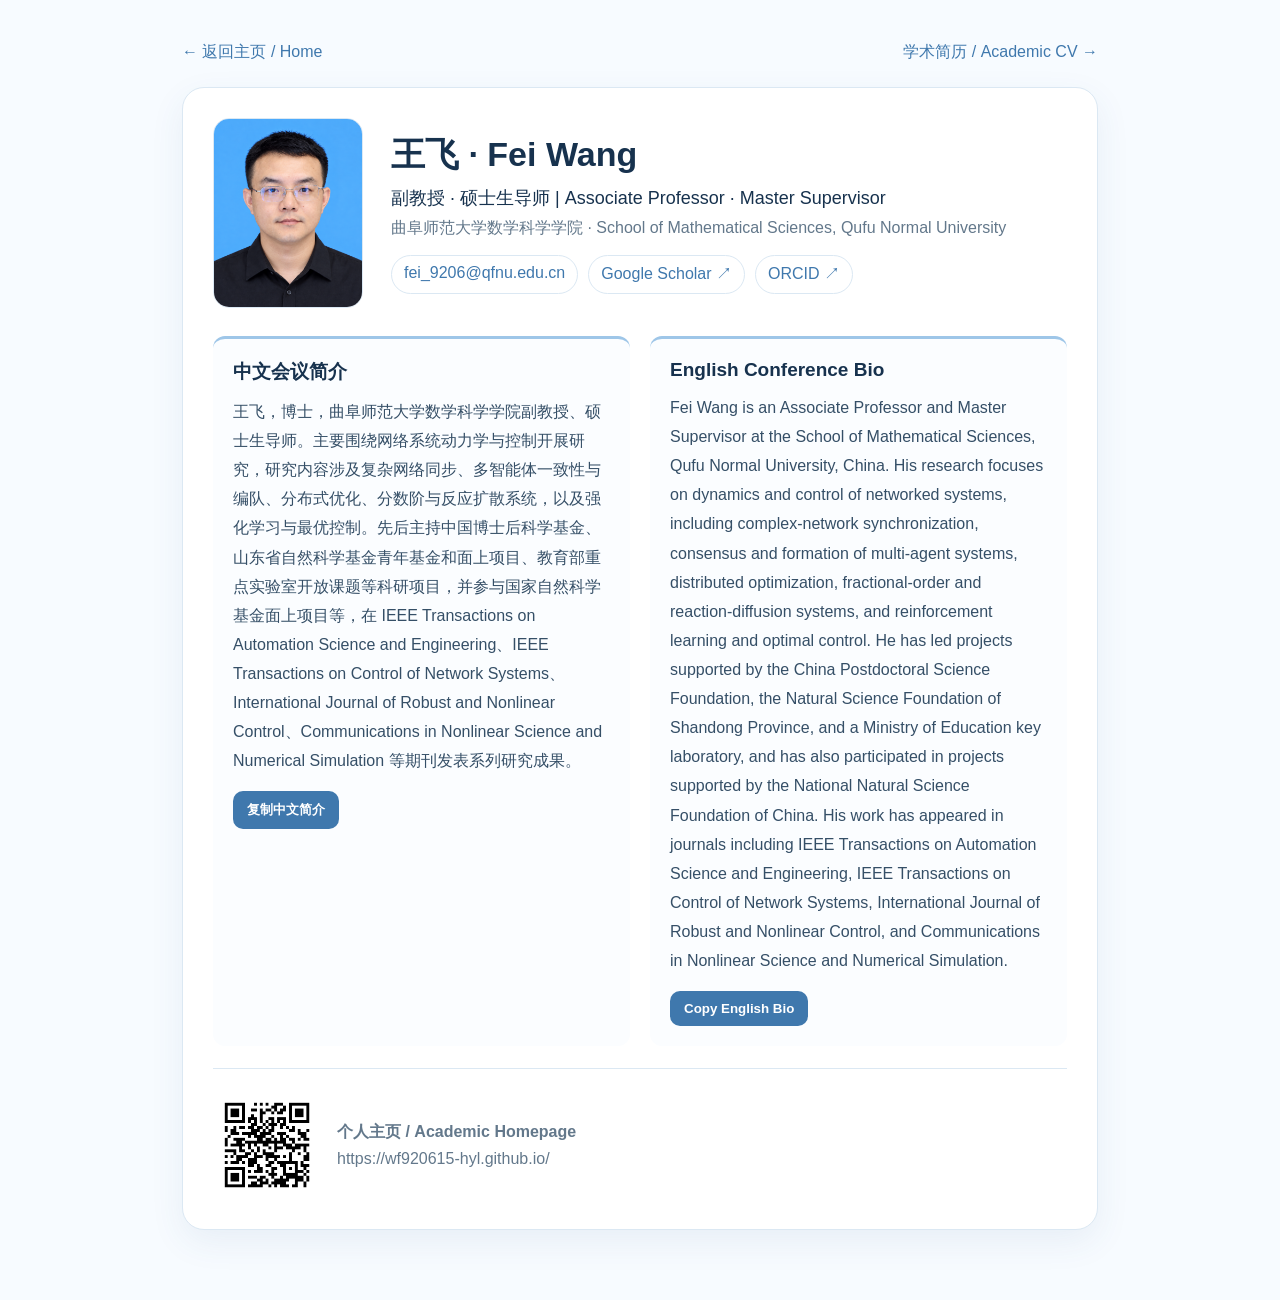
<file: quick-bio.html>
<!DOCTYPE html>
<html lang="zh-CN">
<head>
<meta charset="UTF-8">
<meta name="viewport" content="width=device-width,initial-scale=1.0">
<title>会议简介 | 王飞 Fei Wang</title>
<style>
:root{--blue:#3f78ad;--blue2:#eaf4fc;--ink:#17324e;--muted:#63788b;--line:#dbe8f3;--bg:#f7fbff}
*{box-sizing:border-box} body{margin:0;font-family:-apple-system,BlinkMacSystemFont,"Segoe UI","PingFang SC","Microsoft YaHei",Arial,sans-serif;color:var(--ink);background:var(--bg)}
.wrap{max-width:960px;margin:auto;padding:42px 22px 70px}.top{display:flex;justify-content:space-between;gap:20px;align-items:center;margin-bottom:24px}.top a{text-decoration:none;color:var(--blue)}
.card{background:white;border:1px solid var(--line);border-radius:22px;box-shadow:0 12px 34px rgba(48,93,135,.08);padding:30px}
.head{display:grid;grid-template-columns:150px 1fr;gap:28px;align-items:center}.portrait{width:150px;height:190px;object-fit:cover;border-radius:16px;border:1px solid var(--line)}
h1{font-size:34px;margin:0 0 8px}.role{font-size:18px;margin:0 0 8px}.school{color:var(--muted);margin:0}.links{display:flex;flex-wrap:wrap;gap:10px;margin-top:16px}.links a{padding:8px 12px;border-radius:999px;border:1px solid var(--line);text-decoration:none;color:var(--blue);background:#fff}
.grid{display:grid;grid-template-columns:1fr 1fr;gap:20px;margin-top:28px}.box{border-top:3px solid #9ec6e8;background:#fbfdff;border-radius:12px;padding:20px}.box h2{font-size:19px;margin:0 0 12px}.box p{line-height:1.82;margin:0;color:#354f67}
.actions{display:flex;flex-wrap:wrap;gap:10px;margin-top:16px}button{border:0;border-radius:10px;padding:10px 14px;cursor:pointer;font-weight:650}.primary{background:var(--blue);color:#fff}.ghost{background:var(--blue2);color:var(--blue)}
.qr{display:flex;gap:16px;align-items:center;margin-top:22px;padding-top:22px;border-top:1px solid var(--line)}.qr img{width:108px;height:108px}.qr p{margin:0;color:var(--muted);line-height:1.7}
.small{font-size:13px;color:var(--muted);margin-top:22px}
@media(max-width:720px){.head{grid-template-columns:1fr;text-align:center}.portrait{margin:auto}.links{justify-content:center}.grid{grid-template-columns:1fr}.top{align-items:flex-start}.card{padding:22px}}
@media print{body{background:#fff}.wrap{padding:0}.top,.actions{display:none}.card{box-shadow:none;border:0;padding:0}}
</style>
</head>
<body>
<div class="wrap">
  <div class="top">
    <a href="index.html">← 返回主页 / Home</a>
    <a href="cv.html">学术简历 / Academic CV →</a>
  </div>
  <div class="card">
    <div class="head">
      <img class="portrait" src="portrait.png" alt="Fei Wang">
      <div>
        <h1>王飞 · Fei Wang</h1>
        <p class="role">副教授 · 硕士生导师 | Associate Professor · Master Supervisor</p>
        <p class="school">曲阜师范大学数学科学学院 · School of Mathematical Sciences, Qufu Normal University</p>
        <div class="links">
          <a href="mailto:fei_9206@qfnu.edu.cn">fei_9206@qfnu.edu.cn</a>
          <a href="https://scholar.google.com/citations?user=Hgl_O2YAAAAJ&hl=zh-CN" target="_blank">Google Scholar ↗</a>
          <a href="https://orcid.org/0000-0002-2952-4911" target="_blank">ORCID ↗</a>
        </div>
      </div>
    </div>

    <div class="grid">
      <section class="box">
        <h2>中文会议简介</h2>
        <p id="zhbio">王飞，博士，曲阜师范大学数学科学学院副教授、硕士生导师。主要围绕网络系统动力学与控制开展研究，研究内容涉及复杂网络同步、多智能体一致性与编队、分布式优化、分数阶与反应扩散系统，以及强化学习与最优控制。先后主持中国博士后科学基金、山东省自然科学基金青年基金和面上项目、教育部重点实验室开放课题等科研项目，并参与国家自然科学基金面上项目等，在 IEEE Transactions on Automation Science and Engineering、IEEE Transactions on Control of Network Systems、International Journal of Robust and Nonlinear Control、Communications in Nonlinear Science and Numerical Simulation 等期刊发表系列研究成果。</p>
        <div class="actions"><button class="primary" onclick="copyText('zhbio',this)">复制中文简介</button></div>
      </section>

      <section class="box">
        <h2>English Conference Bio</h2>
        <p id="enbio">Fei Wang is an Associate Professor and Master Supervisor at the School of Mathematical Sciences, Qufu Normal University, China. His research focuses on dynamics and control of networked systems, including complex-network synchronization, consensus and formation of multi-agent systems, distributed optimization, fractional-order and reaction-diffusion systems, and reinforcement learning and optimal control. He has led projects supported by the China Postdoctoral Science Foundation, the Natural Science Foundation of Shandong Province, and a Ministry of Education key laboratory, and has also participated in projects supported by the National Natural Science Foundation of China. His work has appeared in journals including IEEE Transactions on Automation Science and Engineering, IEEE Transactions on Control of Network Systems, International Journal of Robust and Nonlinear Control, and Communications in Nonlinear Science and Numerical Simulation.</p>
        <div class="actions"><button class="primary" onclick="copyText('enbio',this)">Copy English Bio</button></div>
      </section>
    </div>

    <div class="qr">
      <img src="homepage_qr.png" alt="Homepage QR code">
      <p><strong>个人主页 / Academic Homepage</strong><br>https://wf920615-hyl.github.io/</p>
    </div>
  </div>
</div>
<script>
function copyText(id,btn){
  const t=document.getElementById(id).innerText;
  navigator.clipboard.writeText(t).then(()=>{
    const old=btn.innerText; btn.innerText=id==='zhbio'?'已复制':'Copied';
    setTimeout(()=>btn.innerText=old,1200);
  });
}
</script>
</body>
</html>
</file>
<file: style.css>
:root{--bg:#fbfdff;--text:#17233a;--muted:#64748b;--accent:#4f83bd;--accent2:#2f6696;--soft:#edf6ff;--line:#dfe8f2;--radius:20px;--shadow:0 18px 40px rgba(56,91,126,.10);--max:1100px}*{box-sizing:border-box}html{scroll-behavior:smooth}body{margin:0;font-family:Inter,"Noto Sans SC","Microsoft YaHei",system-ui,-apple-system,sans-serif;color:var(--text);background:var(--bg);line-height:1.72}a{color:inherit;text-decoration:none}button{font:inherit}.container{width:min(var(--max),calc(100% - 40px));margin:auto}.site-header{position:sticky;top:0;z-index:50;background:rgba(251,253,255,.94);backdrop-filter:blur(12px);border-bottom:1px solid rgba(223,232,242,.9)}.nav-wrap{height:70px;display:flex;align-items:center;justify-content:space-between}.brand{display:grid;place-items:center;width:42px;height:42px;border-radius:12px;background:var(--soft);color:var(--accent);border:1px solid #d7e7f6;font-weight:800}.nav{display:flex;gap:23px;font-size:14px;font-weight:650}.nav a{color:#344157;position:relative}.nav a:after{content:"";position:absolute;left:0;right:100%;bottom:-8px;height:2px;background:var(--accent);transition:.2s}.nav a:hover:after{right:0}.nav-actions{display:flex;align-items:center;gap:10px}.lang-btn,.menu-btn{border:1px solid var(--line);background:#fff;border-radius:10px;padding:8px 12px;font-weight:700;color:var(--text);cursor:pointer}.menu-btn{display:none}.section{padding:86px 0}.alt{background:#f4f9fe}.hero{padding-top:104px}.hero-grid{display:grid;grid-template-columns:1.42fr .72fr;gap:68px;align-items:center}.eyebrow{text-transform:uppercase;letter-spacing:.18em;font-size:12px;font-weight:800;color:var(--accent);margin-bottom:12px}.hero h1{font-size:70px;line-height:1;margin:0 0 14px;letter-spacing:-.04em}.dot{color:var(--accent)}.hero h2{font-size:28px;margin:0 0 6px}.affiliation{font-weight:650;color:#4c5b72}.lead{font-size:19px;color:#4b5a70;max-width:800px;margin:24px 0}.tag-list{display:flex;flex-wrap:wrap;gap:9px}.tag-list span{padding:7px 11px;border:1px solid var(--line);background:#fff;border-radius:999px;font-size:13px;font-weight:600}.hero-actions{display:flex;flex-wrap:wrap;gap:12px;margin-top:28px}.btn{display:inline-flex;align-items:center;justify-content:center;border-radius:11px;padding:11px 16px;font-weight:700;border:1px solid transparent;cursor:pointer}.btn.primary{background:#5d8fbd;color:#fff;box-shadow:0 8px 18px rgba(79,127,184,.16)}.btn.ghost{border-color:var(--line);background:#fff;color:var(--text)}.profile-card{background:linear-gradient(145deg,#f8fcff,#eef6fd);border:1px solid #dce8f4;border-radius:26px;padding:24px;box-shadow:var(--shadow)}.portrait-wrap{border-radius:20px;overflow:hidden;border:1px solid #d7e6f3;background:#eef6fd;aspect-ratio:4/5}.portrait{display:block;width:100%;height:100%;object-fit:cover;object-position:center 36%}.quick-info{margin-top:18px;display:grid;gap:12px}.quick-info div{display:grid;grid-template-columns:68px 1fr;gap:10px;padding-top:11px;border-top:1px solid #d7e4f0}.quick-info strong{color:#355f89}.quick-info span{color:#64758b}.section-head{max-width:820px;margin-bottom:38px}.section-head.compact{margin-bottom:22px}.section-head h3{font-size:39px;line-height:1.2;margin:0 0 12px}.section-head p{color:var(--muted);font-size:17px;margin:0}.about-section{padding-top:76px}.about-grid{display:grid;grid-template-columns:1.32fr .68fr;gap:50px;align-items:start}.bio-copy p{font-size:17px;color:#435269;margin:0 0 18px}.about-side{background:#fff;border:1px solid var(--line);border-radius:var(--radius);padding:26px;box-shadow:0 8px 20px rgba(60,92,128,.035);min-width:0}.about-side h4{font-size:21px;margin:0 0 16px}.mini-timeline{display:grid;gap:15px;margin-bottom:26px}.mini-timeline span{display:block;color:var(--accent2);font-weight:800}.mini-timeline p{margin:2px 0 0}.contact-list{display:grid;gap:6px}.contact-list a{display:grid;grid-template-columns:96px minmax(0,1fr);gap:12px;align-items:start;padding:10px 0;border-top:1px solid var(--line)}.contact-list a:first-child{border-top:0}.contact-list strong{color:#3f6f9e;font-size:14px}.contact-list span{color:var(--muted);font-size:14px;text-align:right;overflow-wrap:anywhere}.contact-list a:hover span{color:var(--accent)}.cards{display:grid;gap:20px}.research-cards{grid-template-columns:repeat(2,1fr)}.card{background:#fff;border:1px solid var(--line);border-radius:var(--radius);padding:25px;box-shadow:0 8px 20px rgba(60,92,128,.035)}.card .num{font-weight:800;color:var(--accent);font-size:13px;letter-spacing:.12em}.card h4{font-size:21px;margin:10px 0}.card p{margin:0;color:var(--muted)}.projects-block{margin-top:50px}.projects-block h4{font-size:22px;margin:0 0 16px}.timeline{display:grid;gap:5px}.timeline-item{display:grid;grid-template-columns:128px 1fr;gap:22px;padding:18px 0;border-top:1px solid var(--line)}.timeline-item>span{font-weight:800;color:var(--accent2)}.timeline-item p{margin:5px 0 0;color:var(--muted)}.pub-filters{display:flex;flex-wrap:wrap;gap:10px;margin:-6px 0 24px}.filter-btn{border:1px solid var(--line);background:#fff;color:#435269;border-radius:999px;padding:8px 13px;cursor:pointer;font-weight:700;font-size:13px}.filter-btn.active,.filter-btn:hover{background:#eaf4fd;border-color:#cddff0;color:#2f6696}.pub-list{display:grid;gap:0;padding-left:22px}.pub-list li{position:relative;padding:17px 0 17px 10px;border-top:1px solid var(--line)}.pub-list li.hidden{display:none}.pub-list em{font-style:normal}.pub-list li>span:not(.pub-year){color:var(--accent2);font-weight:700}.pub-year{display:inline-block;margin-right:9px;padding:2px 8px;border-radius:999px;background:#edf6ff;color:#376b9c;font-size:12px;font-weight:800}.section-note{margin-top:20px;color:var(--muted);font-size:14px}.teaching-grid{display:grid;grid-template-columns:1.1fr .9fr;gap:42px;align-items:start}.course-columns{display:grid;grid-template-columns:1fr 1fr;gap:25px}.course-columns h4{margin:0 0 10px}.course-columns ul{margin:0;padding-left:18px}.highlight-panel{background:#fff;border:1px solid var(--line);border-radius:var(--radius);padding:27px}.highlight-panel h4{font-size:21px;margin:0 0 16px}.highlight-panel li{margin:9px 0}.student-awards{display:grid;grid-template-columns:repeat(2,1fr);gap:0 26px;border-top:1px solid var(--line)}.award-item{display:grid;grid-template-columns:74px 1fr;gap:16px;padding:16px 0;border-bottom:1px solid var(--line)}.award-item span{font-weight:800;color:var(--accent2)}.award-item p{margin:0;color:#46556b}.prospective{margin-top:28px;padding:24px 26px;border-left:4px solid var(--accent);background:#f8fbfe;border-radius:12px}.prospective h4{font-size:21px;margin:0 0 10px}.prospective p{margin:0;color:var(--muted)}.notes-grid{display:grid;grid-template-columns:repeat(3,1fr);gap:20px}.note-card{background:#fff;border:1px solid var(--line);border-radius:var(--radius);padding:24px;min-height:200px}.note-meta{font-size:12px;font-weight:800;color:var(--accent);letter-spacing:.08em;text-transform:uppercase}.note-card h4{font-size:20px;margin:10px 0 9px}.note-card p{margin:0;color:var(--muted)}.resource-grid{display:grid;grid-template-columns:repeat(4,1fr);gap:18px}.resource-card{border:1px solid var(--line);background:#fff;border-radius:var(--radius);padding:24px;text-align:left;cursor:pointer;transition:.2s;min-height:170px}.resource-card:hover{transform:translateY(-3px);box-shadow:var(--shadow)}.button-card{font:inherit;color:inherit}.resource-icon{font-size:26px;margin-bottom:20px;color:var(--accent)}.resource-card h4{font-size:19px;margin:0 0 8px}.resource-card p{margin:0;color:var(--muted)}.footer{padding:26px 0;border-top:1px solid var(--line);background:#fff}.footer-row{display:flex;justify-content:space-between;color:var(--muted);font-size:14px}.modal{position:fixed;inset:0;display:none;z-index:100}.modal.open{display:grid;place-items:center}.modal-backdrop{position:absolute;inset:0;background:rgba(10,15,25,.58)}.modal-card{position:relative;background:#fff;border-radius:22px;padding:28px;width:min(440px,calc(100% - 36px));text-align:center;box-shadow:var(--shadow)}.modal-card img{width:100%;max-width:320px;border-radius:16px}.modal-close{position:absolute;right:14px;top:10px;border:0;background:transparent;font-size:28px;cursor:pointer}.modal-card h4{font-size:22px;margin:0 0 16px}.modal-card p{margin:12px 0 0;color:var(--muted)}.bio-modal-card{text-align:left}.bio-modal-card .copy-btn{margin-top:18px}.copy-success{margin-left:10px;color:#3d7b50;font-size:13px}
@media(max-width:1000px){.about-grid{grid-template-columns:1.1fr .9fr;gap:34px}.resource-grid{grid-template-columns:repeat(2,1fr)}.contact-list a{grid-template-columns:1fr}.contact-list span{text-align:left}.hero-grid{gap:42px}}
@media(max-width:900px){.nav{position:absolute;left:20px;right:20px;top:76px;display:none;flex-direction:column;background:#fff;padding:18px;border:1px solid var(--line);border-radius:14px;box-shadow:var(--shadow)}.nav.open{display:flex}.menu-btn{display:inline-block}.hero-grid,.teaching-grid,.about-grid{grid-template-columns:1fr}.profile-card{max-width:520px}.research-cards,.notes-grid{grid-template-columns:1fr}.student-awards{grid-template-columns:1fr}.hero h1{font-size:58px}.course-columns{grid-template-columns:1fr 1fr}.section{padding:68px 0}}
@media(max-width:560px){.container{width:min(var(--max),calc(100% - 28px))}.hero{padding-top:78px}.hero h1{font-size:48px}.hero h2{font-size:23px}.lead{font-size:17px}.section-head h3{font-size:31px}.course-columns,.resource-grid{grid-template-columns:1fr}.timeline-item{grid-template-columns:1fr;gap:5px}.award-item{grid-template-columns:62px 1fr}.footer-row{flex-direction:column;gap:6px}.nav-wrap{height:64px}.profile-card{padding:18px}.hero-actions{align-items:stretch}.hero-actions .btn{width:100%}}

/* Module 1 refinement: Home + Biography */
.research-focus{display:inline-block;margin:18px 0 0;padding:7px 11px;border-radius:10px;background:#edf6ff;color:#315f8b;font-weight:750;letter-spacing:.01em}.hero .lead{margin-top:18px;max-width:760px}.hero-links{display:flex;flex-wrap:wrap;gap:8px 18px;margin-top:18px;font-size:13px;color:#5c6f86}.hero-links a{border-bottom:1px dashed #c6d8e8;padding-bottom:2px}.hero-links a:hover{color:var(--accent2);border-bottom-color:var(--accent2)}.profile-card{padding:20px}.portrait-wrap{aspect-ratio:4/4.85}.quick-info div{grid-template-columns:58px 1fr}.bio-intro{font-size:18px!important;font-weight:650;color:#26384f!important}.about-side{position:sticky;top:96px}.contact-list a{border-radius:10px;padding:10px 8px;margin:0 -8px}.contact-list a:hover{background:#f5f9fd}.about-section .section-head h3{margin-bottom:4px}
@media(max-width:900px){.about-side{position:static}.hero-links{margin-bottom:4px}}
@media(max-width:560px){.research-focus{font-size:14px}.hero-links{display:grid;gap:8px}.hero-links a{width:max-content;max-width:100%;overflow-wrap:anywhere}}
</file>
